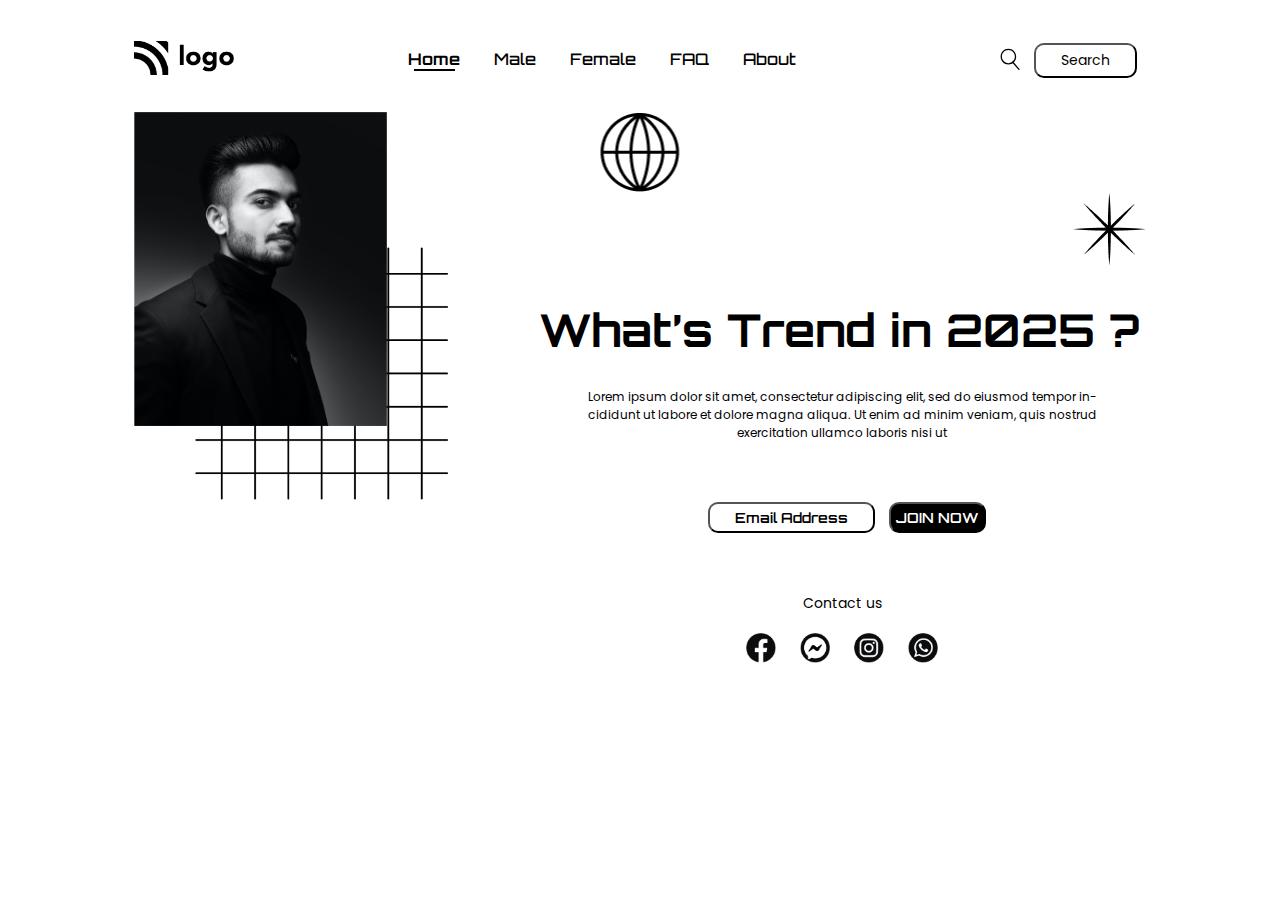
<file: live-class-project-01/index.html>
<!DOCTYPE html>
<html lang="en">
  <head>
    <meta charset="UTF-8" />
    <meta http-equiv="X-UA-Compatible" content="IE=edge" />
    <meta name="viewport" content="width=device-width, initial-scale=1.0" />
    <!-- CSS File -->
    <link rel="stylesheet" href="./style.css" />
    <!-- Font Orbiton -->
    <link rel="preconnect" href="https://fonts.googleapis.com" />
    <link rel="preconnect" href="https://fonts.gstatic.com" crossorigin />
    <link
      href="https://fonts.googleapis.com/css2?family=Orbitron:wght@400;500;600;700;800&display=swap"
      rel="stylesheet"
    />

    <!-- FONT Poppins -->
    <link rel="preconnect" href="https://fonts.googleapis.com" />
    <link rel="preconnect" href="https://fonts.gstatic.com" crossorigin />
    <link
      href="https://fonts.googleapis.com/css2?family=Poppins:wght@200;300;400;500;600;700&display=swap"
      rel="stylesheet"
    />
    <title>Document</title>
  </head>
  <body>
    <div class="container">
      <!-- Navbar Section -->
      <section aria-label="navbar">
        <nav class="navbar-container">
          <div>
            <img src="./assets/Logo.png" alt="brand-logo" />
          </div>
          <div>
            <ul class="list">
              <li class="list-item">Home</li>
              <li class="list-item">Male</li>
              <li class="list-item">Female</li>
              <li class="list-item">FAQ</li>
              <li class="list-item">About</li>
            </ul>
          </div>
          <div class="button-group">
            <div class="search-icon">
              <svg
                width="32"
                height="35"
                viewBox="0 0 32 35"
                fill="none"
                xmlns="http://www.w3.org/2000/svg"
              >
                <path
                  d="M13.42 25.34C6.56004 25.34 0.97998 19.76 0.97998 12.9C0.97998 6.03999 6.56004 0.459991 13.42 0.459991C20.28 0.459991 25.86 6.03999 25.86 12.9C25.87 19.76 20.28 25.34 13.42 25.34ZM13.42 2.44999C7.66004 2.44999 2.97998 7.13999 2.97998 12.89C2.97998 18.64 7.66004 23.33 13.42 23.33C19.18 23.33 23.86 18.64 23.86 12.89C23.86 7.13999 19.18 2.44999 13.42 2.44999Z"
                  fill="black"
                />
                <path
                  d="M30.35 34.4C30.07 34.4 29.7899 34.28 29.5899 34.05L19.75 22.53C19.39 22.11 19.44 21.48 19.86 21.12C20.28 20.76 20.91 20.81 21.27 21.23L31.11 32.75C31.47 33.17 31.42 33.8 31 34.16C30.81 34.32 30.58 34.4 30.35 34.4Z"
                  fill="black"
                />
              </svg>
            </div>
            <div><button class="nav-button">Search</button></div>
          </div>
        </nav>
      </section>
      <!-- Hero Banner Section -->
      <section aria-label="banner">
        <div class="hero-container">
          <!-- --------------- -->
          <!-- Patterns -->
          <!-- ---------------- -->
          <span class="square">
            <img src="./assets/squares.png" alt="square-pattern" />
          </span>
          <!-- Star -->
          <span class="star">
            <img src="./assets/start.png" alt="start-pattern" />
          </span>
          <!-- Globe -->
          <span class="globe">
            <img src="./assets/globe.png" alt="globe-pattern" />
          </span>
          <div>
            <img src="./assets/Image.png" alt="person-hero-iamge" />
          </div>
          <div class="hero-container-right">
            <h1 class="hero-heading">What’s Trend in 2025 ?</h1>
            <p class="hero-description">
              Lorem ipsum dolor sit amet, consectetur adipiscing elit, sed do
              eiusmod tempor in- cididunt ut labore et dolore magna aliqua. Ut
              enim ad minim veniam, quis nostrud exercitation ullamco laboris
              nisi ut
            </p>
            <div>
              <button class="button-email">Email Address</button>
              <button class="button-join">JOIN NOW</button>
            </div>
            <div>
              <h4 class="contact-heading">Contact us</h4>
              <div class="icons">
                <span>
                  <img src="./assets/Group.png" alt="facebook-icon" />
                </span>
                <span>
                  <img src="./assets/Group (1).png" alt="messenger-icon" />
                </span>
                <span>
                  <img src="./assets/Group (2).png" alt="instagram-icon" />
                </span>
                <span>
                  <img src="./assets/Group (3).png" alt="whatsapp-icon" />
                </span>
              </div>
            </div>
          </div>
        </div>
      </section>
    </div>
  </body>
</html>
</file>
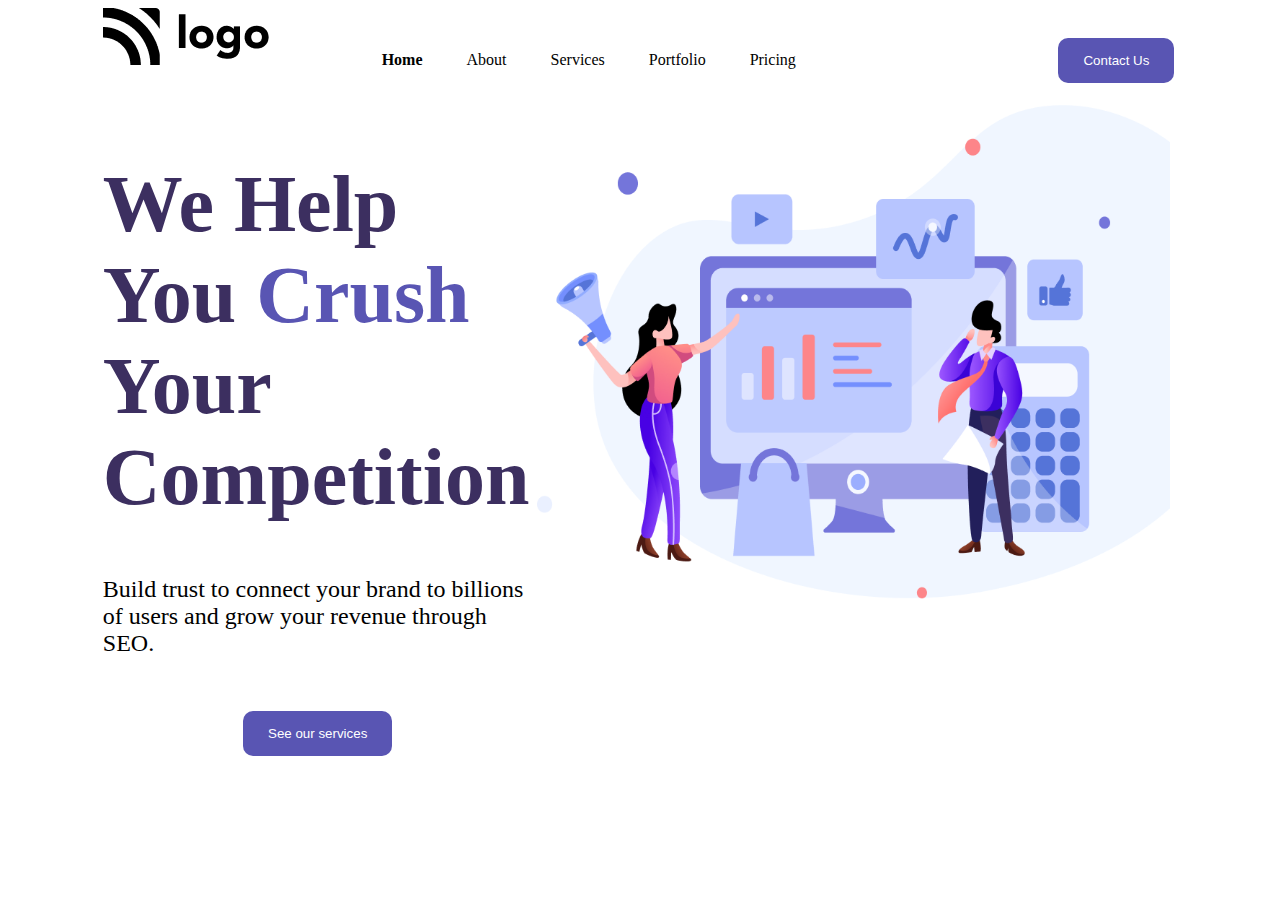
<file: live-class-project-04/index.html>
<!DOCTYPE html>
<html lang="en">
  <head>
    <meta charset="UTF-8" />
    <meta http-equiv="X-UA-Compatible" content="IE=edge" />
    <meta name="viewport" content="width=device-width, initial-scale=1.0" />
    <!-- stylesheet -->
    <link rel="stylesheet" href="style.css" />
    <!-- Font -->
    <link rel="preconnect" href="https://fonts.googleapis.com" />
    <link rel="preconnect" href="https://fonts.gstatic.com" crossorigin />
    <link
      href="https://fonts.googleapis.com/css2?family=Poppins:wght@200;300;400;500;600;700;800&display=swap"
      rel="stylesheet"
    />
    <title>Document</title>
  </head>
  <body>
    <div class="container">
      <section aria-label="navbar">
        <nav class="navbar-container">
          <div>
            <img src="./assets/Logo.png" alt="brand-logo" />
          </div>
          <div class="grow-list">
            <ul class="list">
              <li class="list-item">Home</li>
              <li class="list-item">About</li>
              <li class="list-item">Services</li>
              <li class="list-item">Portfolio</li>
              <li class="list-item">Pricing</li>
            </ul>
          </div>
          <div class="button-group">
            <button class="nav-button">Contact Us</button>
          </div>
        </nav>
      </section>
      <!-- Banner -->
      <section aria-label="banner">
        <div class="banner-container">
          <!-- Left text -->
          <div>
            <h1 class="heading-text">
              We Help You <span>Crush</span> Your Competition
            </h1>
            <p class="description">
              Build trust to connect your brand to billions of users and grow
              your revenue through SEO.
            </p>
            <button class="nav-button btn">See our services</button>
          </div>
          <!-- Right Text -->
          <div>
            <img src="./assets/Header Illustration.png" alt="illustration" />
          </div>
        </div>
      </section>
    </div>
  </body>
</html>
</file>
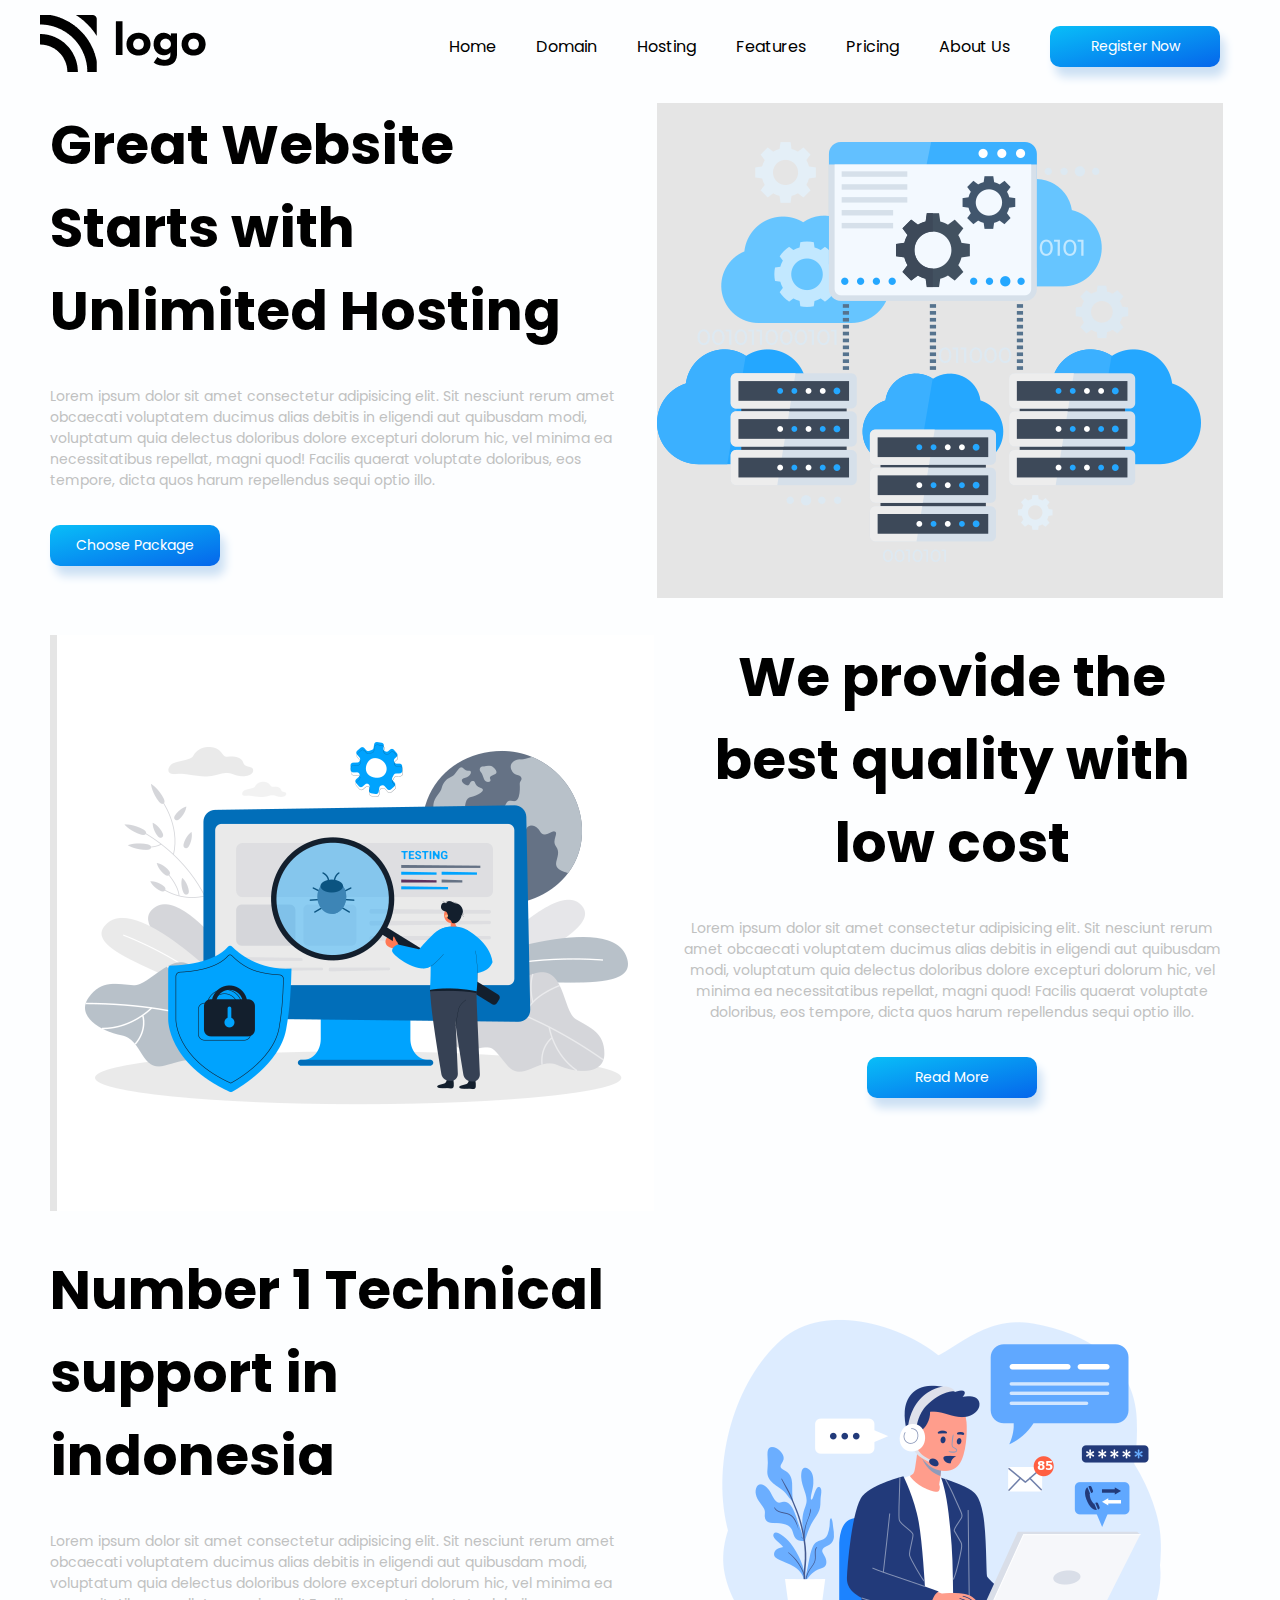
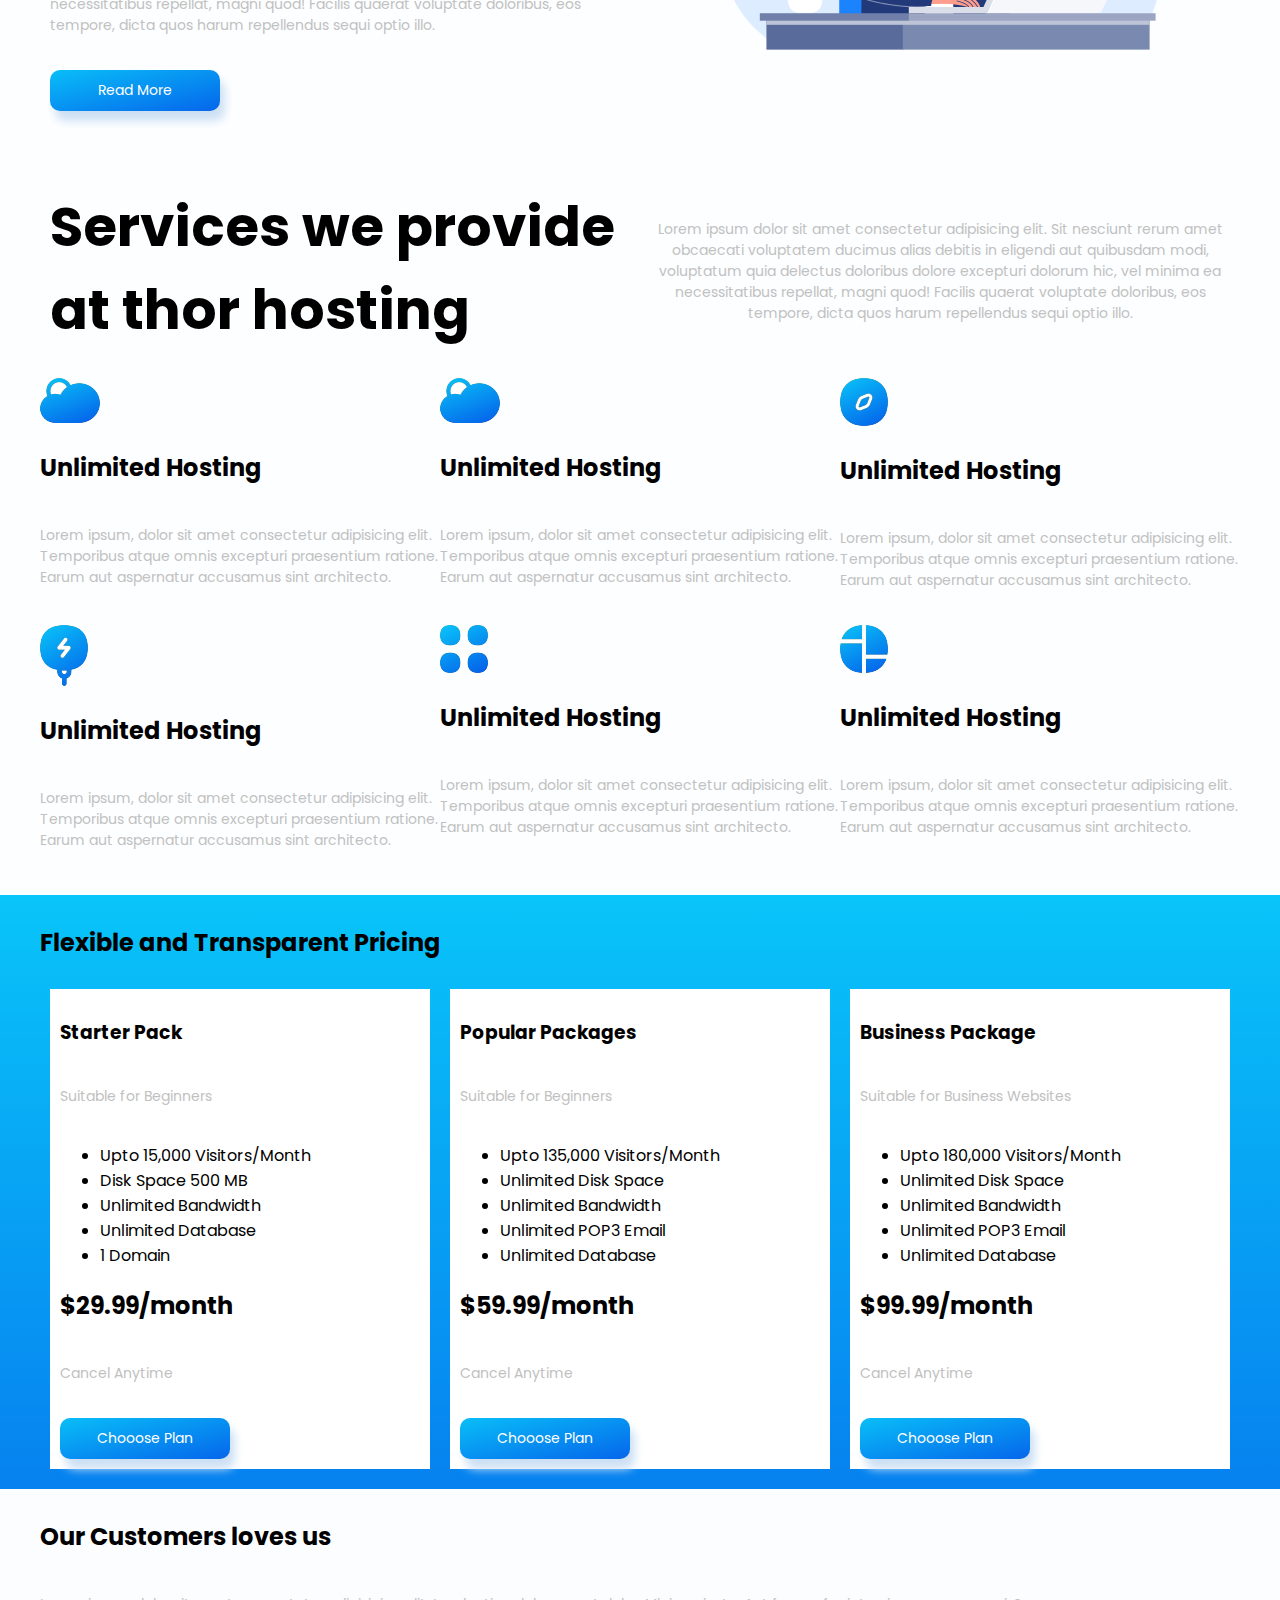
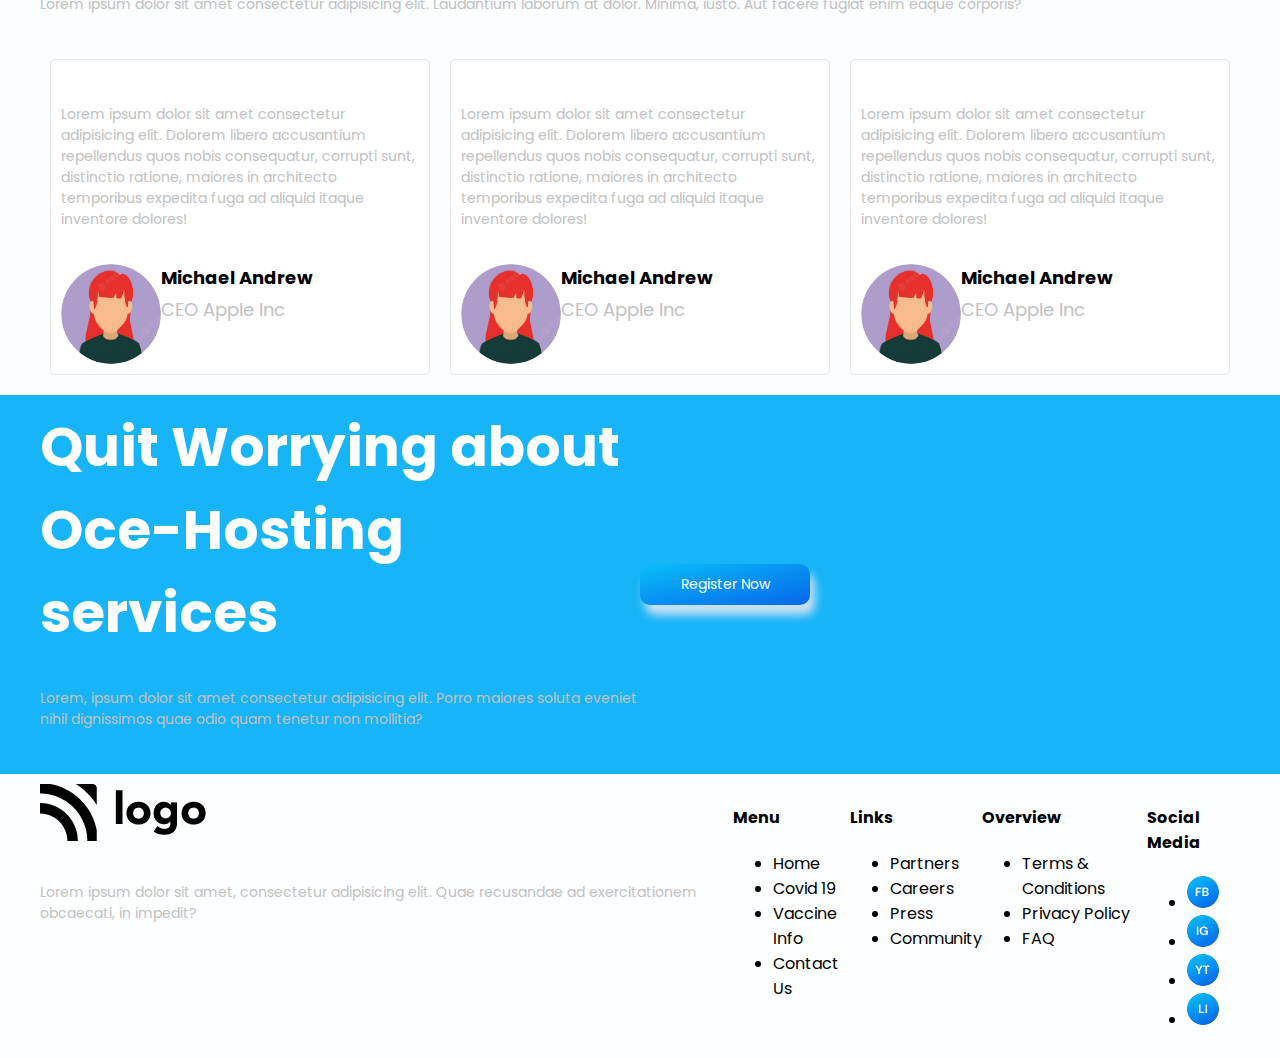
<file: live-class-project-11/index.html>
<!DOCTYPE html>
<html lang="en">

<head>
    <meta charset="UTF-8">
    <meta http-equiv="X-UA-Compatible" content="IE=edge">
    <meta name="viewport" content="width=device-width, initial-scale=1.0">
    <title>Live Class Project 11</title>
    <link rel="stylesheet" href="./css/style.css">
</head>

<body>
    <header>
        <div><img src="./images/Logo.png" alt=""></div>
        <div>
            <ul>
                <li class="active">Home</li>
                <li>Domain</li>
                <li>Hosting</li>
                <li>Features</li>
                <li>Pricing</li>
                <li>About Us</li>
                <li><button>Register Now</button></li>
            </ul>
        </div>
    </header>
    <section class="content-block1">
        <div>
            <h1>Great Website Starts with Unlimited Hosting</h1>
            <p>Lorem ipsum dolor sit amet consectetur adipisicing elit. Sit nesciunt rerum amet obcaecati voluptatem ducimus alias debitis in eligendi aut quibusdam modi, voluptatum quia delectus doloribus dolore excepturi dolorum hic, vel minima ea necessitatibus repellat, magni quod! Facilis quaerat voluptate doloribus, eos tempore, dicta quos harum repellendus sequi optio illo.</p>
            <button>Choose Package</button>
        </div>
        <div>
            <img src="images/img1.png" alt="">
        </div>
    </section>
    <section class="content-block1">
        <div>
            <img src="images/img2.png" alt="">
        </div>
        <div>
            <h1>We provide the best quality with low cost</h1>
            <p>Lorem ipsum dolor sit amet consectetur adipisicing elit. Sit nesciunt rerum amet obcaecati voluptatem ducimus alias debitis in eligendi aut quibusdam modi, voluptatum quia delectus doloribus dolore excepturi dolorum hic, vel minima ea necessitatibus repellat, magni quod! Facilis quaerat voluptate doloribus, eos tempore, dicta quos harum repellendus sequi optio illo.</p>
            <button>Read More</button>
        </div>
    </section>
    <section class="content-block1">
        <div>
            <h1>Number 1 Technical support in indonesia</h1>
            <p>Lorem ipsum dolor sit amet consectetur adipisicing elit. Sit nesciunt rerum amet obcaecati voluptatem ducimus alias debitis in eligendi aut quibusdam modi, voluptatum quia delectus doloribus dolore excepturi dolorum hic, vel minima ea necessitatibus repellat, magni quod! Facilis quaerat voluptate doloribus, eos tempore, dicta quos harum repellendus sequi optio illo.</p>
            <button>Read More</button>
        </div>
        <div>
            <img src="images/technical support illustration-01.png" alt="">
        </div>
    </section>
    <section class="content-block1">
        <div>
            <h1>Services we provide at thor hosting</h1>
        </div>
        <div>
            <p>Lorem ipsum dolor sit amet consectetur adipisicing elit. Sit nesciunt rerum amet obcaecati voluptatem ducimus alias debitis in eligendi aut quibusdam modi, voluptatum quia delectus doloribus dolore excepturi dolorum hic, vel minima ea necessitatibus repellat, magni quod! Facilis quaerat voluptate doloribus, eos tempore, dicta quos harum repellendus sequi optio illo.</p>
        </div>
    </section>
    <section class="content-block2">
        <div>
            <img src="./images/icon1.png" alt="">
            <h2>Unlimited Hosting</h2>
            <p>Lorem ipsum, dolor sit amet consectetur adipisicing elit. Temporibus atque omnis excepturi praesentium ratione. Earum aut aspernatur accusamus sint architecto.</p>
        </div>
        <div>
            <img src="./images/icon2.png" alt="">
            <h2>Unlimited Hosting</h2>
            <p>Lorem ipsum, dolor sit amet consectetur adipisicing elit. Temporibus atque omnis excepturi praesentium ratione. Earum aut aspernatur accusamus sint architecto.</p>
        </div>
        <div>
            <img src="./images/icon3.png" alt="">
            <h2>Unlimited Hosting</h2>
            <p>Lorem ipsum, dolor sit amet consectetur adipisicing elit. Temporibus atque omnis excepturi praesentium ratione. Earum aut aspernatur accusamus sint architecto.</p>
        </div>
        <div>
            <img src="./images/icon4.png" alt="">
            <h2>Unlimited Hosting</h2>
            <p>Lorem ipsum, dolor sit amet consectetur adipisicing elit. Temporibus atque omnis excepturi praesentium ratione. Earum aut aspernatur accusamus sint architecto.</p>
        </div>
        <div>
            <img src="./images/icon5.png" alt="">
            <h2>Unlimited Hosting</h2>
            <p>Lorem ipsum, dolor sit amet consectetur adipisicing elit. Temporibus atque omnis excepturi praesentium ratione. Earum aut aspernatur accusamus sint architecto.</p>
        </div>
        <div>
            <img src="./images/icon6.png" alt="">
            <h2>Unlimited Hosting</h2>
            <p>Lorem ipsum, dolor sit amet consectetur adipisicing elit. Temporibus atque omnis excepturi praesentium ratione. Earum aut aspernatur accusamus sint architecto.</p>
        </div>

    </section>
    <section class="content-block3">
        <h2>Flexible and Transparent Pricing</h2>
        <div class="packages">
            <div>
                <h3>Starter Pack</h3>
                <p>Suitable for Beginners</p>
                <ul>
                    <li>Upto 15,000 Visitors/Month</li>
                    <li>Disk Space 500 MB</li>
                    <li>Unlimited Bandwidth</li>
                    <li>Unlimited Database</li>
                    <li>1 Domain</li>
                </ul>
                <h2>$29.99/month</h2>
                <p>Cancel Anytime</p>
                <button>Chooose Plan</button>
            </div>
            <div>
                <h3>Popular Packages</h3>
                <p>Suitable for Beginners</p>
                <ul>
                    <li>Upto 135,000 Visitors/Month</li>
                    <li>Unlimited Disk Space</li>
                    <li>Unlimited Bandwidth</li>
                    <li>Unlimited POP3 Email</li>
                    <li>Unlimited Database</li>
                </ul>
                <h2>$59.99/month</h2>
                <p>Cancel Anytime</p>
                <button>Chooose Plan</button>
            </div>
            <div>
                <h3>Business Package</h3>
                <p>Suitable for Business Websites</p>
                <ul>
                    <li>Upto 180,000 Visitors/Month</li>
                    <li>Unlimited Disk Space</li>
                    <li>Unlimited Bandwidth</li>
                    <li>Unlimited POP3 Email</li>
                    <li>Unlimited Database</li>
                </ul>
                <h2>$99.99/month</h2>
                <p>Cancel Anytime</p>
                <button>Chooose Plan</button>
            </div>
        </div>
    </section>
    <section class="content-block4">
        <h2>Our Customers loves us</h2>
        <p>Lorem ipsum dolor sit amet consectetur adipisicing elit. Laudantium laborum at dolor. Minima, iusto. Aut facere fugiat enim eaque corporis?</p>
        <div class="content-block4_flex">
            <div class="content-block4_flexdiv">
                <p>Lorem ipsum dolor sit amet consectetur adipisicing elit. Dolorem libero accusantium repellendus quos nobis consequatur, corrupti sunt, distinctio ratione, maiores in architecto temporibus expedita fuga ad aliquid itaque inventore dolores!</p>
                <div class="testimonial_container">
                    <img src="./images/profile1.png" alt="">
                    <h3>Michael Andrew</h3>
                    <p>CEO Apple Inc</p>
                </div>
            </div>
            <div class="content-block4_flexdiv">
                <p>Lorem ipsum dolor sit amet consectetur adipisicing elit. Dolorem libero accusantium repellendus quos nobis consequatur, corrupti sunt, distinctio ratione, maiores in architecto temporibus expedita fuga ad aliquid itaque inventore dolores!</p>
                <div class="testimonial_container">
                    <img src="./images/profile1.png" alt="">
                    <h3>Michael Andrew</h3>
                    <p>CEO Apple Inc</p>
                </div>
            </div>
            <div class="content-block4_flexdiv">
                <p>Lorem ipsum dolor sit amet consectetur adipisicing elit. Dolorem libero accusantium repellendus quos nobis consequatur, corrupti sunt, distinctio ratione, maiores in architecto temporibus expedita fuga ad aliquid itaque inventore dolores!</p>
                <div class="testimonial_container">
                    <img src="./images/profile1.png" alt="">
                    <h3>Michael Andrew</h3>
                    <p>CEO Apple Inc</p>
                </div>
            </div>
        </div>
    </section>
    <section class="content-block5">
        <div>
            <h1>Quit Worrying about Oce-Hosting services</h1>
            <p>Lorem, ipsum dolor sit amet consectetur adipisicing elit. Porro maiores soluta eveniet nihil dignissimos quae odio quam tenetur non mollitia?</p>
        </div>
        <div><button>Register Now</button></div>
    </section>
    <footer>
        <div>
            <img src="images/Logo.png" alt="">
            <p>Lorem ipsum dolor sit amet, consectetur adipisicing elit. Quae recusandae ad exercitationem obcaecati, in impedit?</p>
        </div>
        <div>
            <h4>Menu</h4>
            <ul>
                <li>Home</li>
                <li>Covid 19</li>
                <li>Vaccine Info</li>
                <li>Contact Us</li>
            </ul>
        </div>
        <div>
            <h4>Links</h4>
            <ul>
                <li>Partners</li>
                <li>Careers</li>
                <li>Press</li>
                <li>Community</li>
            </ul>
        </div>
        <div>
            <h4>Overview</h4>
            <ul>
                <li>Terms & Conditions</li>
                <li>Privacy Policy</li>
                <li>FAQ</li>
            </ul>
        </div>
        <div>
            <h4>Social Media</h4>
            <ul>
                <li><img src="./images/si1.png"></li>
                <li><img src="./images/si2.png"></li>
                <li><img src="./images/si3.png"></li>
                <li><img src="./images/si4.png"></li>
            </ul>
        </div>
    </footer>

</body>

</html>
</file>
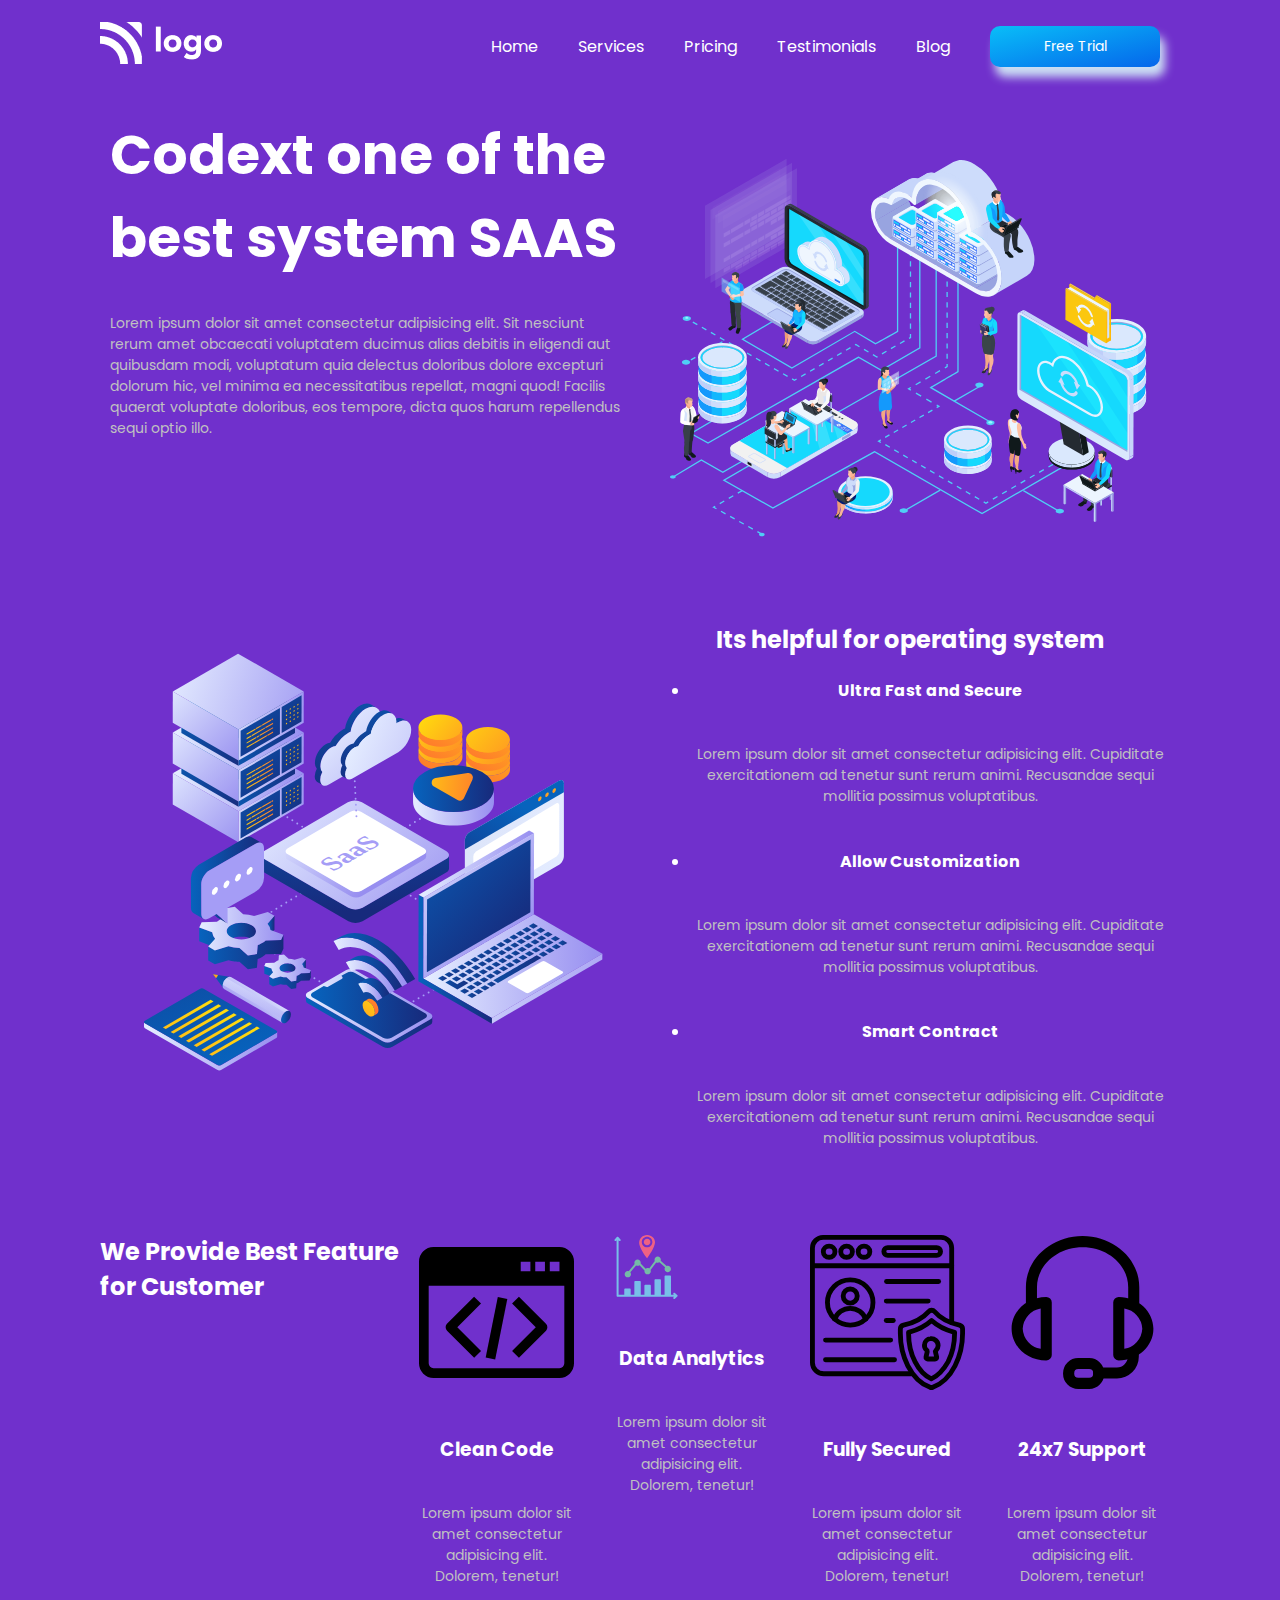
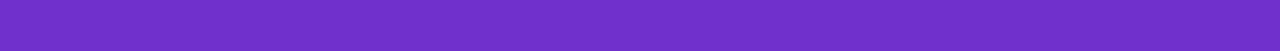
<file: live-class-project-13/index.html>
<!DOCTYPE html>
<html lang="en">

<head>
    <meta charset="UTF-8">
    <meta http-equiv="X-UA-Compatible" content="IE=edge">
    <meta name="viewport" content="width=device-width, initial-scale=1.0">
    <title>Live Class Project 11</title>
    <link rel="stylesheet" href="./css/style.css">
</head>

<body>
    <header>
        <div><img src="./images/Logo.png" alt=""></div>
        <div>
            <ul>
                <li class="active">Home</li>
                <li>Services</li>
                <li>Pricing</li>
                <li>Testimonials</li>
                <li>Blog</li>
                <li><button>Free Trial</button></li>
            </ul>
        </div>
    </header>
    <section class="content-block1">
        <div>
            <h1>Codext one of the best system SAAS</h1>
            <p>Lorem ipsum dolor sit amet consectetur adipisicing elit. Sit nesciunt rerum amet obcaecati voluptatem ducimus alias debitis in eligendi aut quibusdam modi, voluptatum quia delectus doloribus dolore excepturi dolorum hic, vel minima ea necessitatibus repellat, magni quod! Facilis quaerat voluptate doloribus, eos tempore, dicta quos harum repellendus sequi optio illo.</p>
            
        </div>
        <div>
            <img src="images/30495%20[Converted]-01.svg" alt="">
        </div>
        
        
    </section>
    <section class="content-block1">
        <div>
            <img src="images/Saas%20illustration-01.svg" alt="">
        </div>
        <div>
            <h2>Its helpful for operating system</h2>
            <ul>
                <li>
                    <h4>Ultra Fast and Secure</h4>
                    <p>Lorem ipsum dolor sit amet consectetur adipisicing elit. Cupiditate exercitationem ad tenetur sunt rerum animi. Recusandae sequi mollitia possimus voluptatibus.</p>
                </li>
                <li>
                    <h4>Allow Customization</h4>
                    <p>Lorem ipsum dolor sit amet consectetur adipisicing elit. Cupiditate exercitationem ad tenetur sunt rerum animi. Recusandae sequi mollitia possimus voluptatibus.</p>
                </li>
                <li>
                    <h4>Smart Contract</h4>
                    <p>Lorem ipsum dolor sit amet consectetur adipisicing elit. Cupiditate exercitationem ad tenetur sunt rerum animi. Recusandae sequi mollitia possimus voluptatibus.</p>
                </li>
            </ul>
        </div>
        
        
        
    </section>
    <section class="content-block1">
        <h2>We Provide Best Feature <br>for Customer</h2>
        <div>
            <div><img src="./images/web-developing.svg" alt=""></div>
            <div>
                <h3>Clean Code</h3>
                <p>Lorem ipsum dolor sit amet consectetur adipisicing elit. Dolorem, tenetur!</p>
            </div>
        </div>
        <div>
            <div><img src="./images/data-analytics.svg" alt=""></div>
            <div>
                <h3>Data Analytics</h3>
                <p>Lorem ipsum dolor sit amet consectetur adipisicing elit. Dolorem, tenetur!</p>
            </div>
        </div>
        <div>
            <div><img src="./images/secured-profile.svg" alt=""></div>
            <div>
                <h3>Fully Secured</h3>
                <p>Lorem ipsum dolor sit amet consectetur adipisicing elit. Dolorem, tenetur!</p>
            </div>
        </div>
        <div>
            <div><img src="./images/support.svg" alt=""></div>
            <div>
                <h3>24x7 Support</h3>
                <p>Lorem ipsum dolor sit amet consectetur adipisicing elit. Dolorem, tenetur!</p>
            </div>
        </div>
    </section>

</body>

</html>
</file>
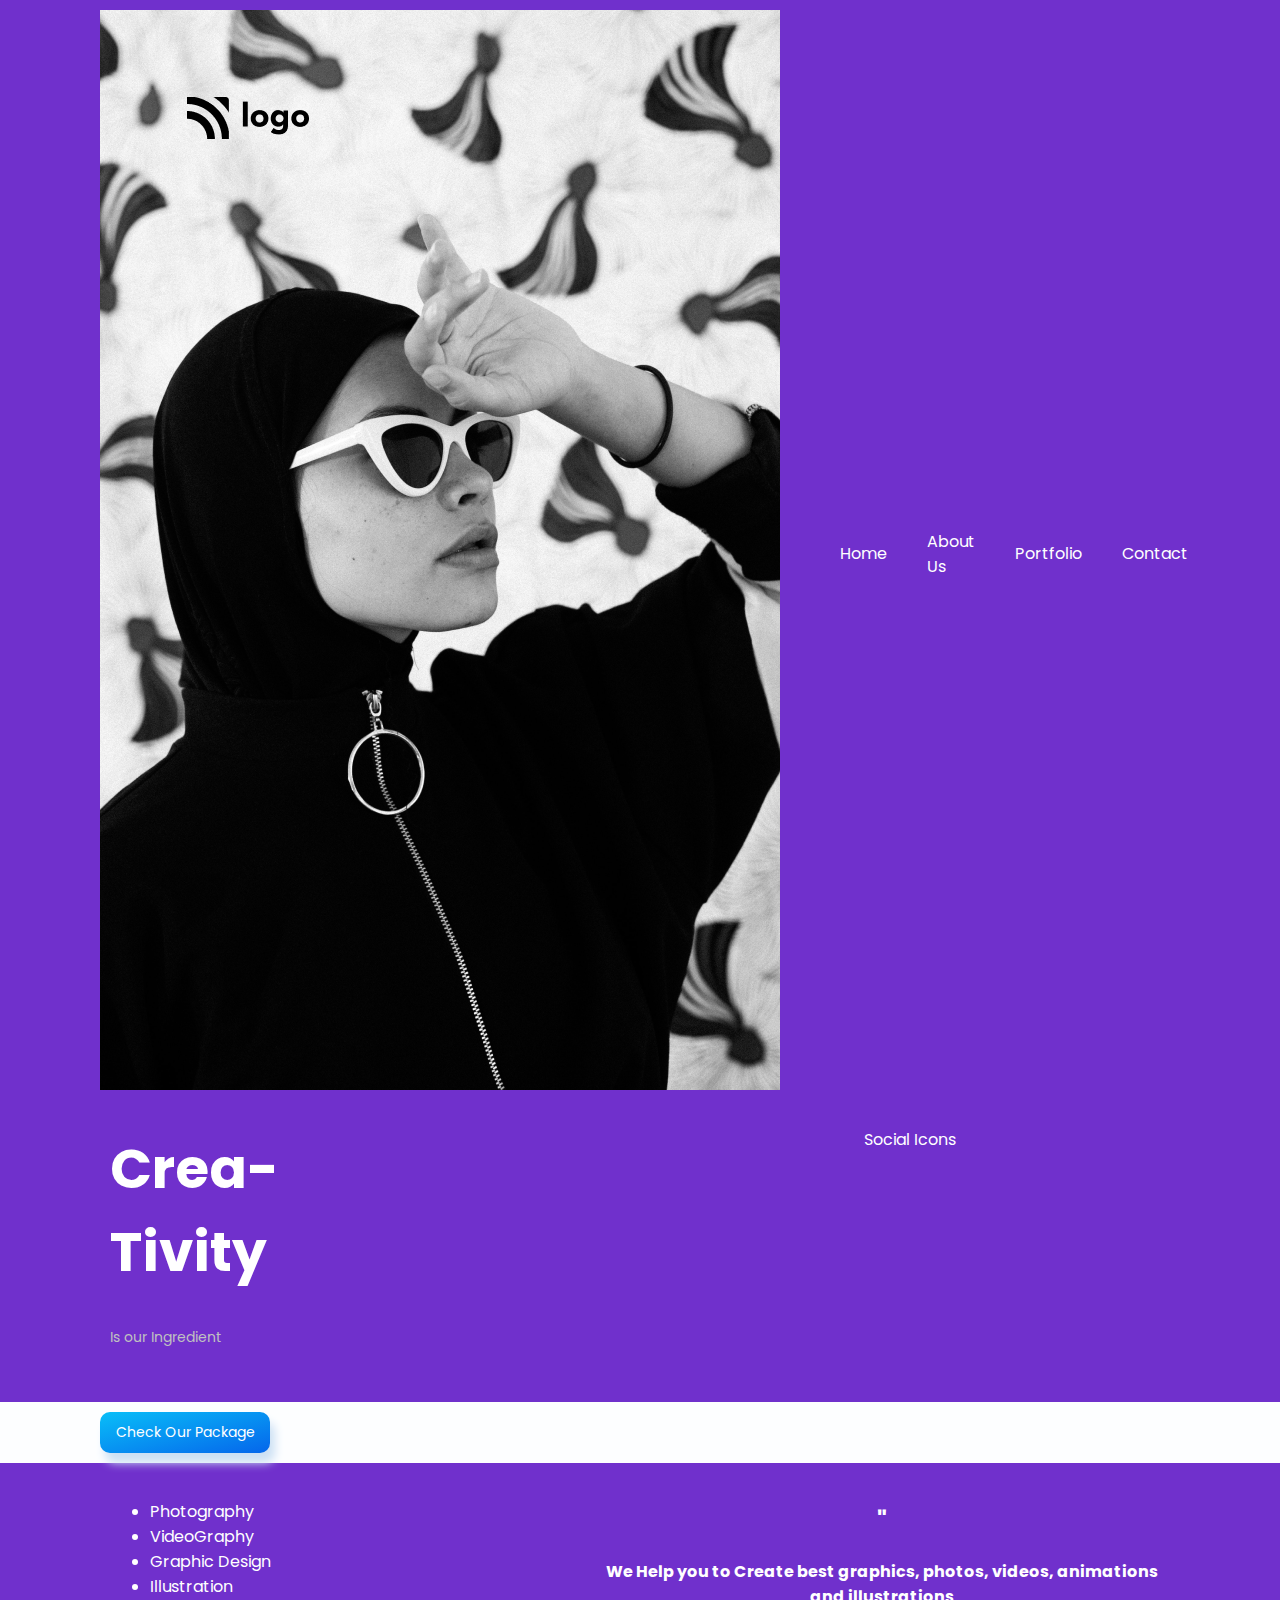
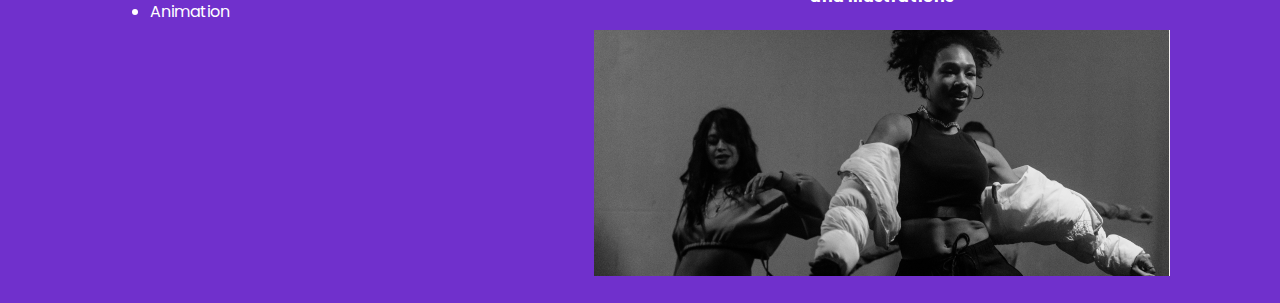
<file: live-class-project-14/index.html>
<!DOCTYPE html>
<html lang="en">

<head>
    <meta charset="UTF-8">
    <meta http-equiv="X-UA-Compatible" content="IE=edge">
    <meta name="viewport" content="width=device-width, initial-scale=1.0">
    <title>Live Class Project 11</title>
    <link rel="stylesheet" href="./css/style.css">
</head>

<body>
    <header>
        <div><img src="./images/leftbanner.png" alt=""></div>
        <div>
            <ul>
                <li class="active">Home</li>
                <li>About Us</li>
                <li>Portfolio</li>
                <li>Contact</li>
            </ul>
        </div>
    </header>
    <section class="content-block1">
        <div>
            <h1>Crea-<br>Tivity</h1>
            <p>Is our Ingredient</p>
            
        </div>
        <div>
            Social Icons
        </div>
    </section>
    <section>
        <div><button>Check Our Package</button></div>
    </section>
    <section class="content-block1">
        <div>
            <ul>
                <li><span></span>Photography</li>
                <li><span></span>VideoGraphy</li>
                <li><span></span>Graphic Design</li>
                <li><span></span>Illustration</li>
                <li><span></span>Animation</li>
            </ul>
        </div>
        <div>
            <h2>&quot;</h2>
            <h4>We Help you to Create best graphics, photos, videos, animations and illustrations</h4>
            <img src="./images/image2.png" alt="">
        </div>
    </section>
</body>

</html>
</file>
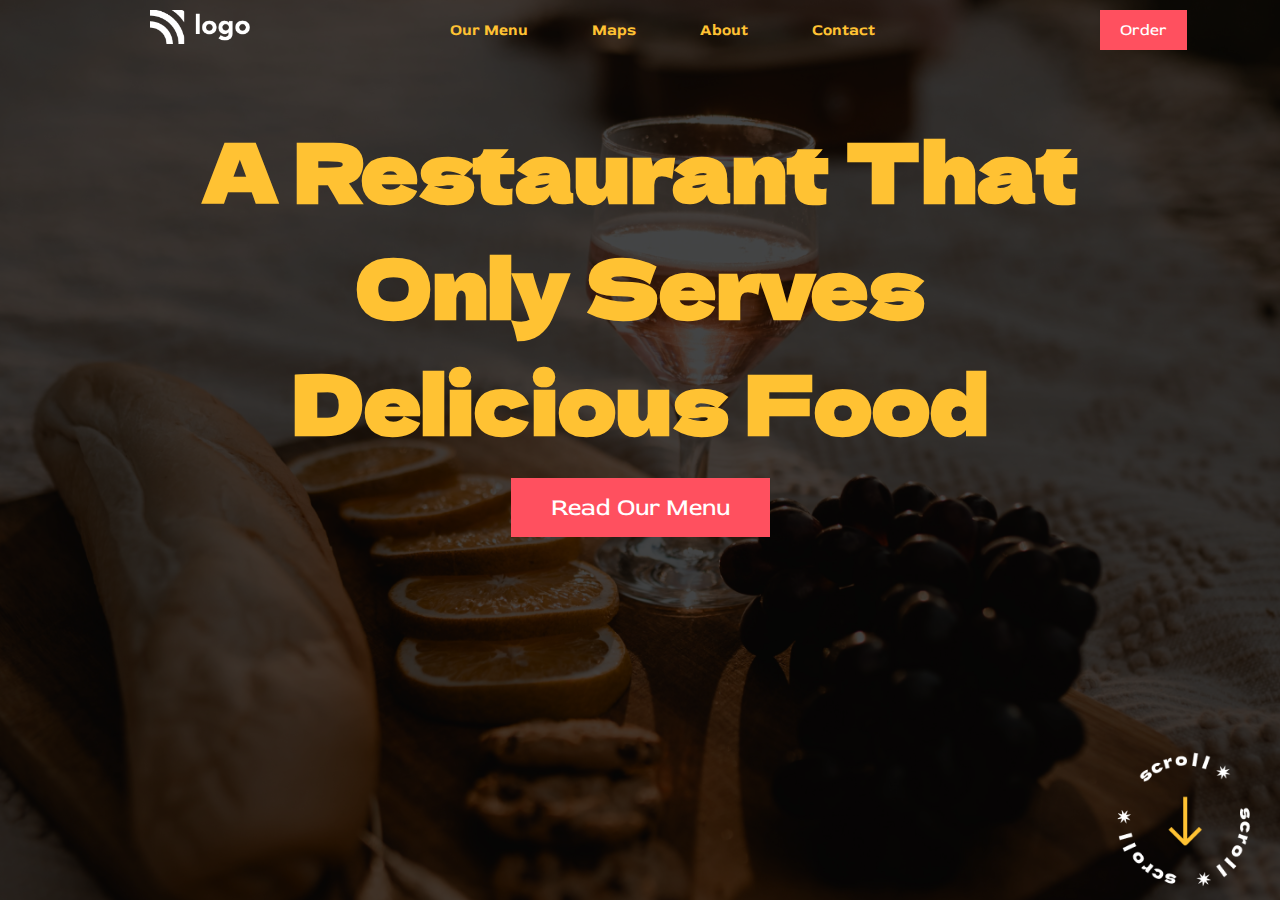
<file: live-class-project-2/index.html>
<!DOCTYPE html>
<html lang="en">
  <head>
    <meta charset="UTF-8" />
    <meta http-equiv="X-UA-Compatible" content="IE=edge" />
    <meta name="viewport" content="width=device-width, initial-scale=1.0" />
    <link rel="stylesheet" href="style.css" />
    <!-- Red Rose Font -->
    <link rel="preconnect" href="https://fonts.googleapis.com" />
    <link rel="preconnect" href="https://fonts.gstatic.com" crossorigin />
    <link
      href="https://fonts.googleapis.com/css2?family=Red+Rose:wght@300;400;500;600;700&display=swap"
      rel="stylesheet"
    />
    <!-- Dela Font -->
    <link rel="preconnect" href="https://fonts.googleapis.com" />
    <link rel="preconnect" href="https://fonts.gstatic.com" crossorigin />
    <link
      href="https://fonts.googleapis.com/css2?family=Dela+Gothic+One&display=swap"
      rel="stylesheet"
    />
    <title>Document</title>
  </head>
  <body>
    <div class="container">
      <section aria-label="navbar">
        <nav class="navbar">
          <div>
            <img src="./assets/white-logo.png" alt="logo" class="logo" />
          </div>
          <div>
            <ul class="list">
              <li class="list-item">Our Menu</li>
              <li class="list-item">Maps</li>
              <li class="list-item">About</li>
              <li class="list-item">Contact</li>
            </ul>
          </div>
          <div>
            <button class="button-small">Order</button>
          </div>
        </nav>
      </section>
      <!-- Hero Section -->
      <section aria-label="hero">
        <div class="hero">
          <h1 class="hero-heading">
            A Restaurant That Only Serves Delicious Food
          </h1>
          <button class="button-large">Read Our Menu</button>
          <div class="bottom">
            <div>
              <img src="./assets/scrool.png" alt="bottom-logo" />
            </div>
          </div>
        </div>
      </section>
    </div>
  </body>
</html>
</file>
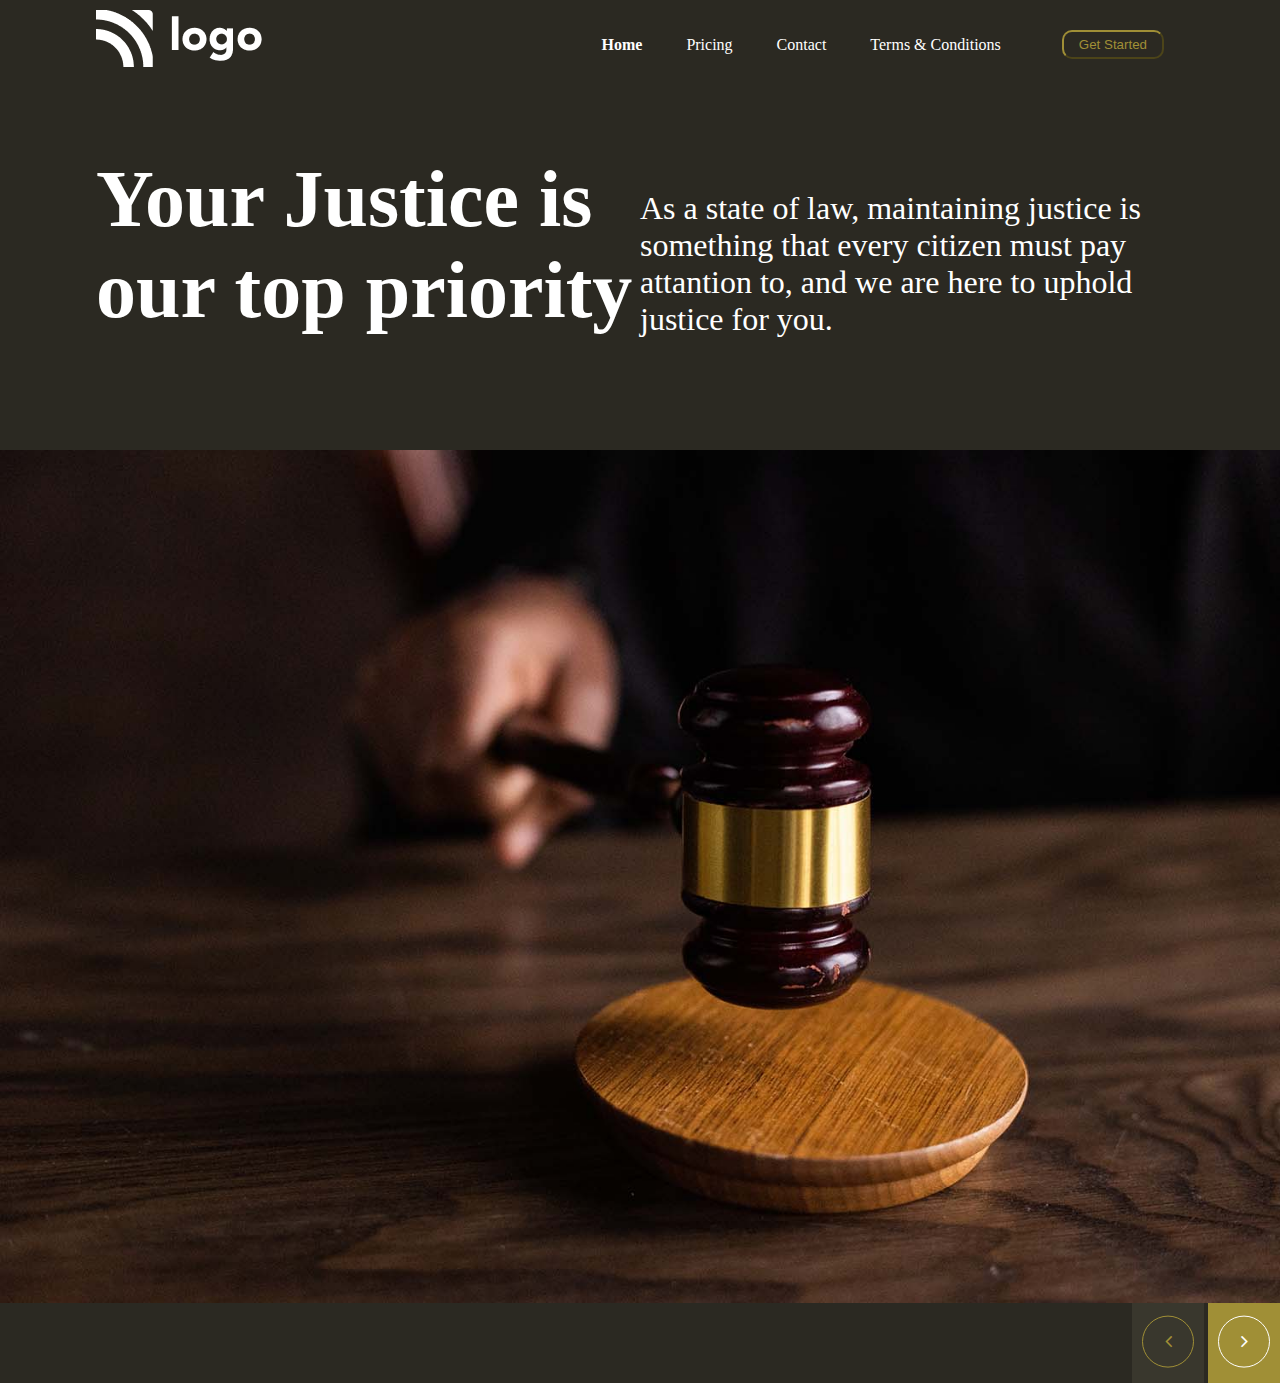
<file: live-class-project-3/index.html>
<!DOCTYPE html>
<html lang="en">
  <head>
    <meta charset="UTF-8" />
    <meta http-equiv="X-UA-Compatible" content="IE=edge" />
    <meta name="viewport" content="width=device-width, initial-scale=1.0" />
    <link rel="stylesheet" href="style.css" />
    <!-- Red Rose Font -->
    <link rel="preconnect" href="https://fonts.googleapis.com" />
    <link rel="preconnect" href="https://fonts.gstatic.com" crossorigin />
    <link
      href="https://fonts.googleapis.com/css2?family=Red+Rose:wght@300;400;500;600;700&display=swap"
      rel="stylesheet"
    />
    <!-- Dela Font -->
    <link rel="preconnect" href="https://fonts.googleapis.com" />
    <link rel="preconnect" href="https://fonts.gstatic.com" crossorigin />
    <link
      href="https://fonts.googleapis.com/css2?family=Dela+Gothic+One&display=swap"
      rel="stylesheet"
    />
    <link href="css/font-awesome.min.css" rel="stylesheet">
    <title>Document</title>
  </head>
  <body>
      <section class="container">
        <nav class="navbar">
          <div>
            <img src="./assets/white-logo.png" alt="logo" class="logo" />
          </div>
          <div>
            <ul class="list">
              <li class="list-item">Home</li>
              <li class="list-item">Pricing</li>
              <li class="list-item">Contact</li>
              <li class="list-item">Terms & Conditions</li>
            </ul>
          </div>
          <div>
            <button class="button-small">Get Started</button>
          </div>
        </nav>
      </section>
      <!-- Hero Section -->
      <section class="container">
        <div class="hero">
          <div>
            <h1>
              Your Justice is our top priority
            </h1>
          </div>
          <div>
            <p>
              As a state of law, maintaining justice is something that every citizen must pay attantion to, and we are here to uphold justice for you.
            </p>
          </div>
      </div>
      </section>
      
      <div class="bottom">
        <div>
          <img src="./assets/pexels-ekaterina-bolovtsova-6077326.jpg" alt="bottom-logo" />
        </div>
      </div>
      <section class="footer">
        <div>
          <div><i class="fa fa-angle-left"></i></div>
        </div>
        <div>
          <div><i class="fa fa-angle-right"></i></div>
        </div>
      </section>
    
  </body>
</html>
</file>
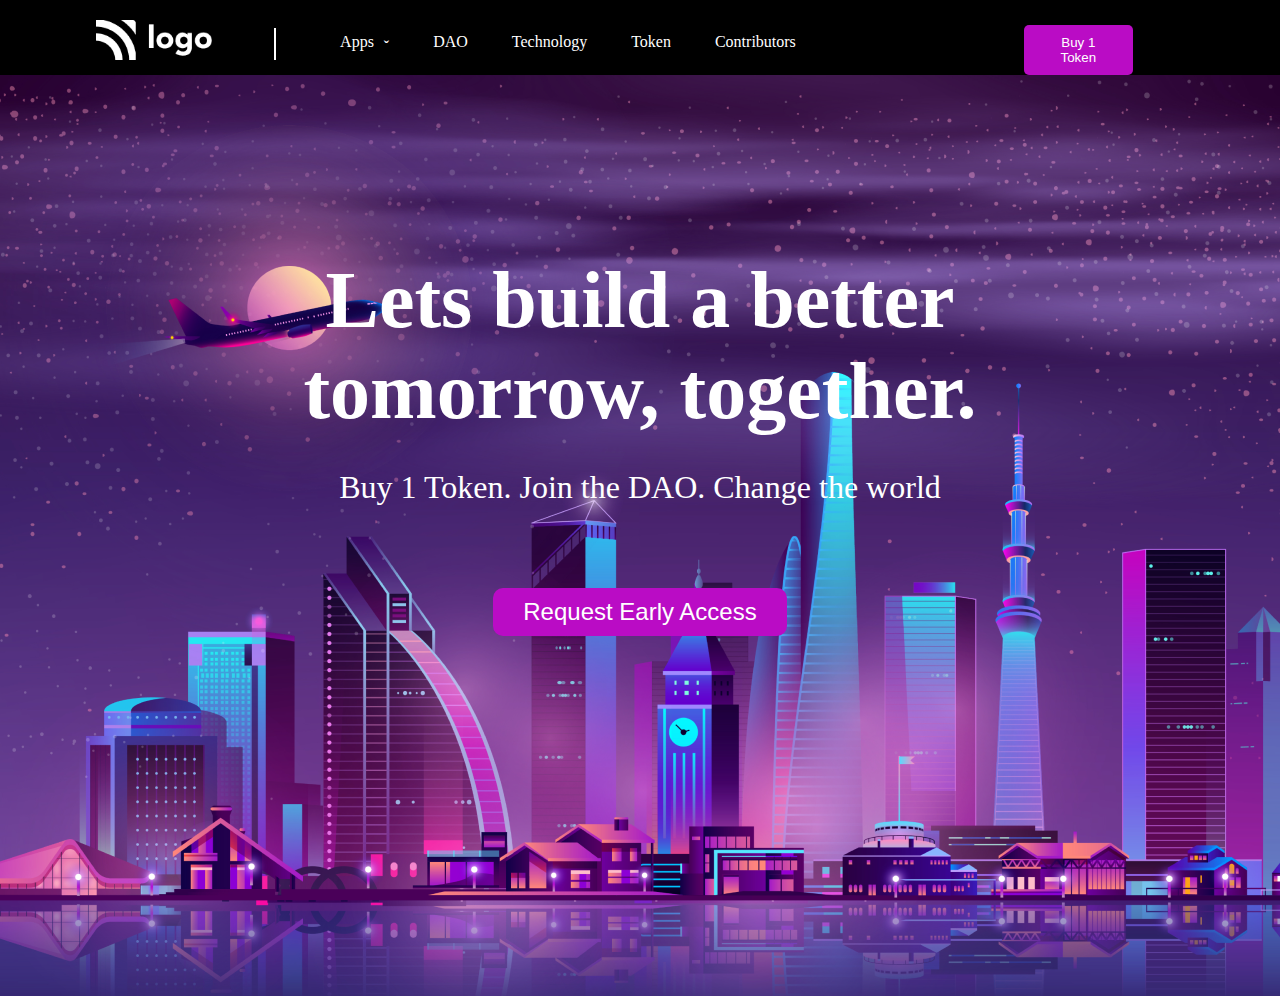
<file: live-class-project-5/index.html>
<!DOCTYPE html>
<html lang="en">
  <head>
    <meta charset="UTF-8" />
    <meta http-equiv="X-UA-Compatible" content="IE=edge" />
    <meta name="viewport" content="width=device-width, initial-scale=1.0" />
    <link rel="stylesheet" href="style.css" />
    <link rel="preconnect" href="https://fonts.googleapis.com" />
    <link rel="preconnect" href="https://fonts.gstatic.com" crossorigin />
    <link
      href="https://fonts.googleapis.com/css2?family=Poppins:wght@200;300;400;500;600;700;800&display=swap"
      rel="stylesheet"
    />
    <link rel="preconnect" href="https://fonts.googleapis.com" />
    <link rel="preconnect" href="https://fonts.gstatic.com" crossorigin />
    <link
      href="https://fonts.googleapis.com/css2?family=Montserrat:wght@600;700;800&display=swap"
      rel="stylesheet"
    />

    <title>Document</title>
  </head>
  <body>
    <div class="container">
      <section aria-label="navbar">
        <nav class="navbar">
          <div>
            <img src="./assets/white-logo.png" alt="logo" class="logo" />
          </div>
          <div class="line"></div>
          <div class="grow-list">
            <ul class="list">
              <li class="list-item">Apps</li>
              <li class="list-item">DAO</li>
              <li class="list-item">Technology</li>
              <li class="list-item">Token</li>
              <li class="list-item">Contributors</li>
            </ul>
          </div>
          <div>
            <button class="button-small">Buy 1 Token</button>
          </div>
        </nav>
      </section>
      <!-- Hero Section -->
      <section aria-label="hero">
        <div class="hero">
          <h1 class="hero-heading">Lets build a better tomorrow, together.</h1>
          <p class="hero-description">
            Buy 1 Token. Join the DAO. Change the world
          </p>
          <button class="button-large">Request Early Access</button>
        </div>
      </section>
    </div>
  </body>
</html>
</file>
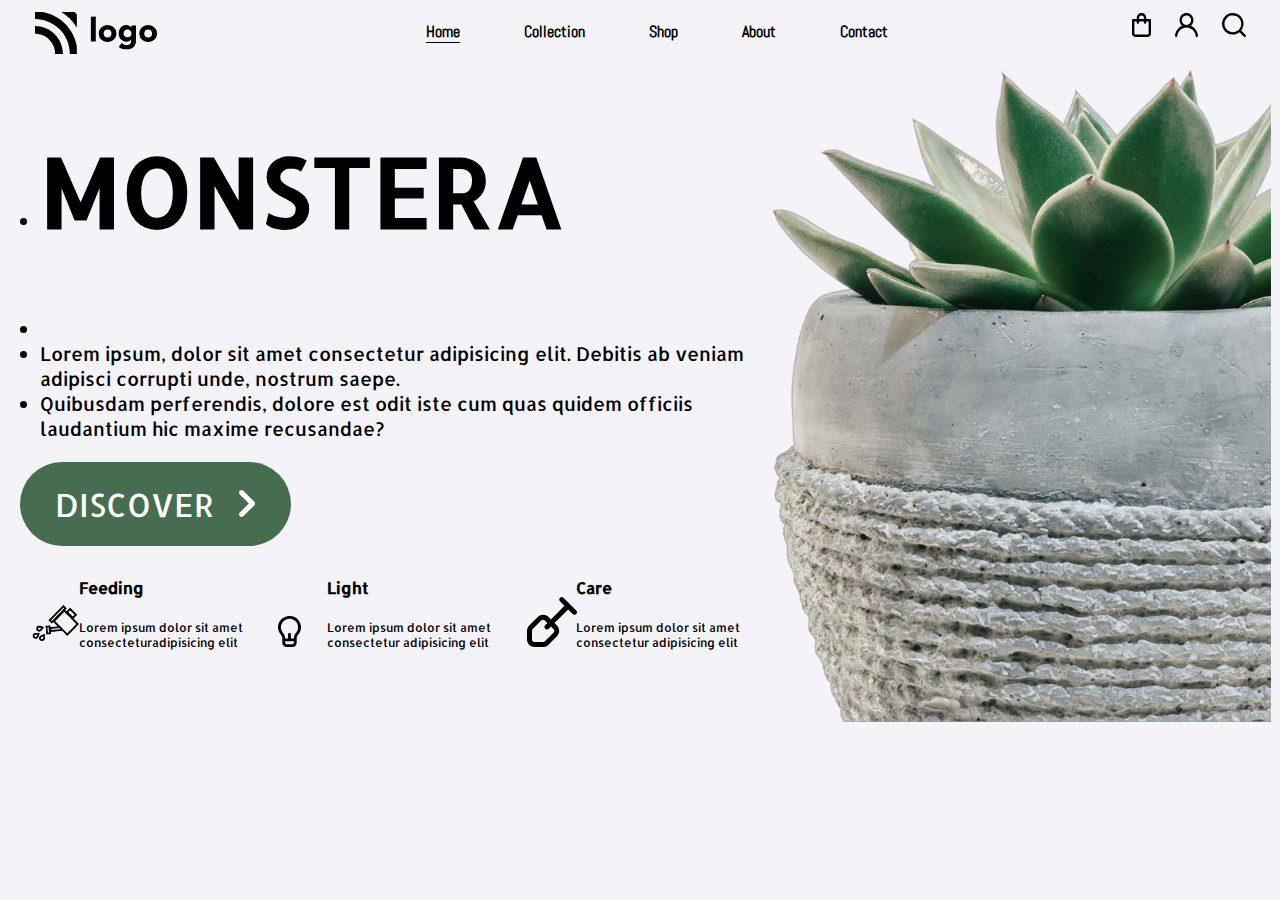
<file: live-class-project-6/index.html>
<!DOCTYPE html>
<html lang="en">
  <head>
    <meta charset="UTF-8" />
    <meta http-equiv="X-UA-Compatible" content="IE=edge" />
    <meta name="viewport" content="width=device-width, initial-scale=1.0" />
    <title>Document</title>
    <link
      href="https://fonts.googleapis.com/css?family=Allerta"
      rel="stylesheet"
    />
    <link
      href="https://fonts.googleapis.com/css?family=Abel"
      rel="stylesheet"
    />
    <style>
      /* Write styles here */
      body{
        margin: 0px; padding: 0px;
        font-family: 'Allerta';
        background-color: #f4f3f8;
      }
      #navbarMonstera div, #midWhole div{
        display: inline-block;
      }
      #navFirst{
        width: 15%;
        text-align: center;
      }
      #navFirst img{
        vertical-align: middle;
        
      }
      #navMid{
        width: 72%;
        text-align: center;
        font-family: 'Abel';
      }
      #navMid div{
        margin: 0px 30px;
      }
      #navMid div:nth-child(1) h4{
        border-bottom: 1px solid black;
      }
      #navEnd div{
        margin: 0px 10px;
      }

      #midWholePart1{
        width: 60%;
        margin: 0px;
      }
      #midWholePart1 + div{
        width: 39%;
        vertical-align: top;
        margin: 0px;
      }
      #midWholePart1 + div img{
        max-width: 100%;
      }
      #midWholePart13{
        padding-left: 20px;
      }
      .midWholePart13Parts{
        display: inline-block;
        width: 30%;
        padding: 5px 10px;
      }
      .midWholePart13Parts div:nth-child(1){
        display: inline-block;
        width: 20%;
      }
      .midWholePart13Parts div:nth-child(2){
        display: inline-block;
        width: 75%;
      }

      li{
        font-size: 1.2em;
      }
      #monstera{
        font-family: 'Allerta';
        font-weight: bold;
        font-size: 5em;
      }
      #midWholePart12{
        padding: 5px 20px;
      }
      h4{
        font-size: 16px;
      }
      .text{
        font-size: 12px;
      }
      #feeding{
        width: 50px;
      }
      #light{
        width: 50%;
      }
      #care{
        width: 50px;
      }
      #midWholePart121{
        background-color: #466d50;
        padding: 0px 35px;
        color: white;
        border-radius: 50px;
      }
      #midWholePart121 div h1{
        font-weight: 400;
      }
      #midWholePart122{
        padding-left: 20px;
      }
    </style>
  </head>
  <body>
    <nav id="navbarMonstera">
      <div id="navFirst">
        <img src="./photos/Logo.svg" />
      </div>

      <div id="navMid">
        <div>
          <h4>Home</h4>
        </div>
        <div><h4>Collection</h4></div>
        <div>
          <h4>Shop</h4>
        </div>
        <div>
          <h4>About</h4>
        </div>
        <div>
          <h4>Contact</h4>
        </div>
      </div>

      <div id="navEnd">
        <div>
          <img src="./photos/cart.svg" />
        </div>
        <div>
          <img src="./photos/user.svg" />
        </div>
        <div>
          <img src="./photos/search.svg" />
        </div>
      </div>
    </nav>

    <div id="midWhole">
      <div id="midWholePart1">
        <div id="midWholePart11">
          <div>
            <ul>
              <li><h1 id="monstera">MONSTERA</h1></li>
              <li></li>
              <li>
                Lorem ipsum, dolor sit amet consectetur adipisicing elit.
                Debitis ab veniam adipisci corrupti unde, nostrum saepe.
              </li>
              <li>
                Quibusdam perferendis, dolore est odit iste cum quas quidem
                officiis laudantium hic maxime recusandae?
              </li>
            </ul>
          </div>
        </div>
        <div id="midWholePart12">
          <div id="midWholePart121">
            <div>
              <h1>DISCOVER</h1>
            </div>
            <div id="midWholePart122">
              <img src="./photos/greaterThan.svg" />
            </div>
          </div>
        </div>
        <div id="midWholePart13">
          <div class="midWholePart13Parts">
            <div>
              <img id="feeding" src="./photos/water plant.png" />
            </div>
            <div>
              <h4>Feeding</h4>
              <p class="text">
                Lorem ipsum dolor sit amet consecteturadipisicing elit
              </p>
            </div>
          </div>
          <div class="midWholePart13Parts">
            <div>
              <img id="light" src="./photos/light.svg" alt="" />
            </div>
            <div>
              <h4>Light</h4>
              <p class="text">
                Lorem ipsum dolor sit amet consectetur adipisicing elit
              </p>
            </div>
          </div>
          <div class="midWholePart13Parts">
            <div>
              <img id="care" src="./photos/plough.svg" />
            </div>
            <div>
              <h4>Care</h4>
              <p class="text">
                Lorem ipsum dolor sit amet consectetur adipisicing elit
              </p>
            </div>
          </div>
        </div>
      </div>
      <div>
        <img id="imgMain" src="./photos/6_folwer_cut.png" />
      </div>
    </div>
  </body>
</html>
</file>
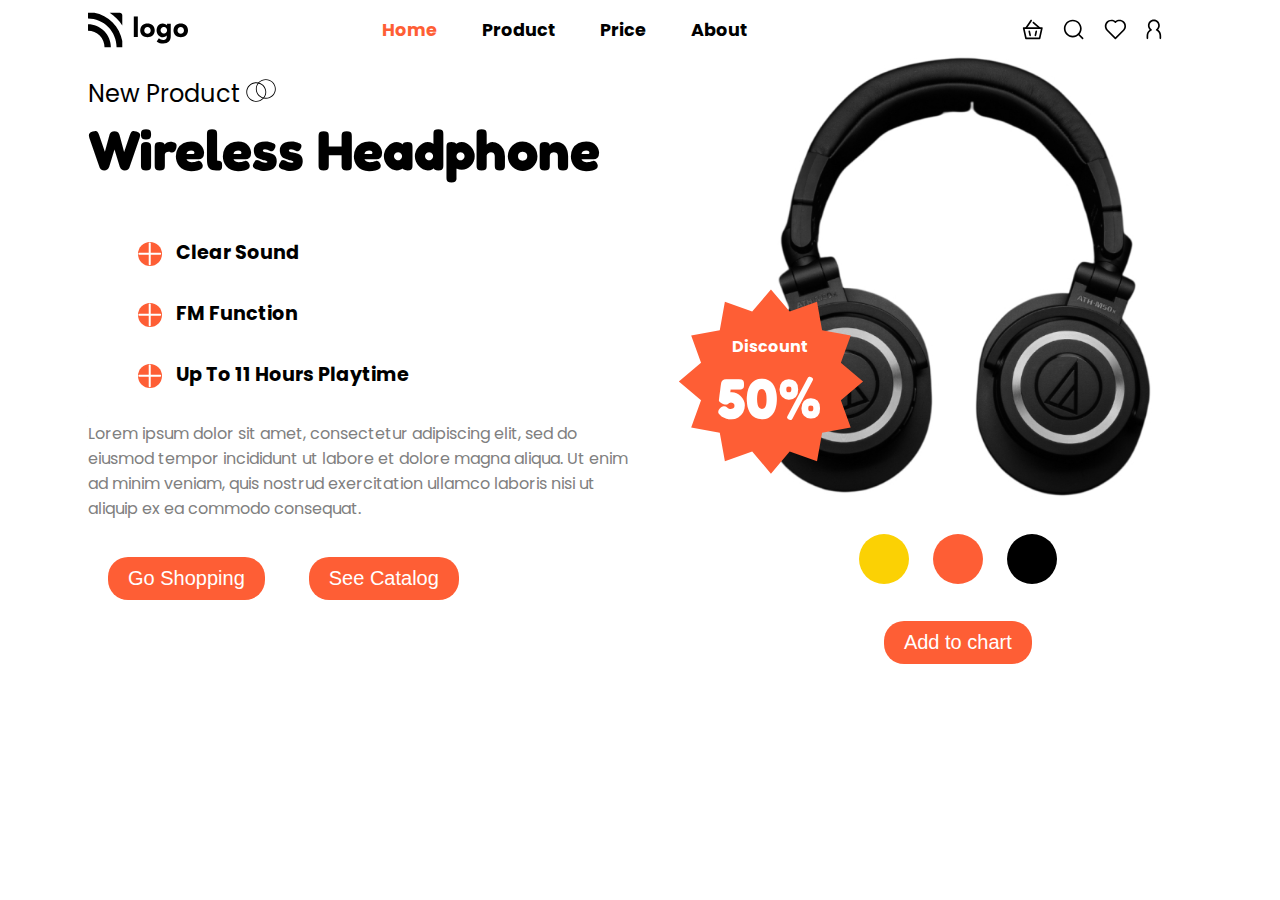
<file: live-class-project-7/index.html>
<!DOCTYPE html>
<html lang="en">
  <head>
    <meta charset="UTF-8" />
    <meta http-equiv="X-UA-Compatible" content="IE=edge" />
    <meta name="viewport" content="width=device-width, initial-scale=1.0" />
    <link rel="stylesheet" href="css/index.css" />
    <link rel="preconnect" href="https://fonts.googleapis.com" />
    <link rel="preconnect" href="https://fonts.gstatic.com" crossorigin />
    <link
      href="https://fonts.googleapis.com/css2?family=Fredoka+One&family=Poppins&display=swap"
      rel="stylesheet"
    />
    <title>Product Home Page</title>
  </head>
  <body>
    <nav>
      <img src="./images/logo.svg" alt="logo" />
      <div class="nav-items">
        <h5 class="nav-item active-item">Home</h5>
        <h5 class="nav-item">Product</h5>
        <h5 class="nav-item">Price</h5>
        <h5 class="nav-item">About</h5>
      </div>
      <img src="./images/actions.svg" alt="actions" />
    </nav>
    <div class="intro-section">
      <div class="left-section">
        <h3>
          New Product
          <img src="./images/circles.svg" alt="circles" />
        </h3>
        <h1>Wireless Headphone</h1>
        <div class="sub-headlines">
          <h5 class="sub-headline">
            <img src="./images/plus.svg" alt="plus" /> Clear Sound
          </h5>
          <h5 class="sub-headline">
            <img src="./images/plus.svg" alt="plus" /> FM Function
          </h5>
          <h5 class="sub-headline">
            <img src="./images/plus.svg" alt="plus" /> Up To 11 Hours Playtime
          </h5>
        </div>
        <p class="text">
          Lorem ipsum dolor sit amet, consectetur adipiscing elit, sed do
          eiusmod tempor incididunt ut labore et dolore magna aliqua. Ut enim ad
          minim veniam, quis nostrud exercitation ullamco laboris nisi ut
          aliquip ex ea commodo consequat.
        </p>
        <div class="action-btns">
          <button class="action-btn">Go Shopping</button>
          <button class="action-btn">See Catalog</button>
        </div>
      </div>
      <div class="right-section">
        <div class="headphone-div">
          <img src="./images/discount.svg" alt="discount" class="discount" />
          <div class="discount-content">
            <h4>Discount</h4>
            <h1>50%</h1>
          </div>
          <img src="./images/headphones.jpg" alt="headphone" />
        </div>
        <div class="dots">
          <div class="dot yellow-dot"></div>
          <div class="dot tomato-dot"></div>
          <div class="dot black-dot"></div>
        </div>
        <button class="action-btn">Add to chart</button>
      </div>
    </div>
  </body>
</html>
</file>
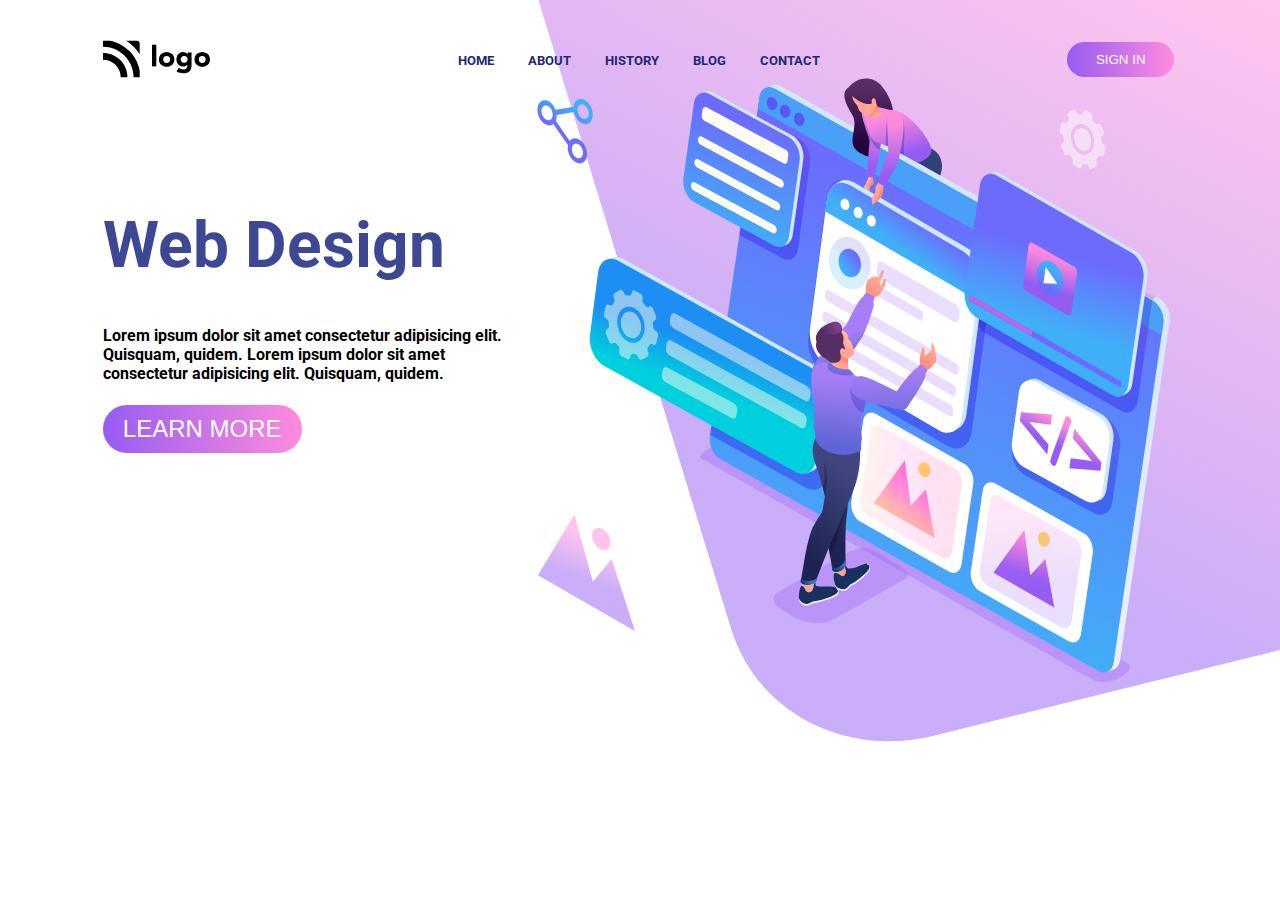
<file: live-class-project-8/index.html>
<!DOCTYPE html>
<html lang="en">
  <head>
    <meta charset="UTF-8" />
    <meta http-equiv="X-UA-Compatible" content="IE=edge" />
    <meta name="viewport" content="width=device-width, initial-scale=1.0" />
    <link rel="stylesheet" href="./css/index.css" />
    <link rel="preconnect" href="https://fonts.googleapis.com" />
    <link rel="preconnect" href="https://fonts.gstatic.com" crossorigin />
    <link
      href="https://fonts.googleapis.com/css2?family=Roboto&display=swap"
      rel="stylesheet"
    />
    <title>Design Landing Page</title>
  </head>
  <body>
    <div class="main-div">
      <nav>
        <img src="./images/logo.svg" alt="logo" />
        <div class="nav-items">
          <h5 class="nav-item">HOME</h5>
          <h5 class="nav-item">ABOUT</h5>
          <h5 class="nav-item">HISTORY</h5>
          <h5 class="nav-item">BLOG</h5>
          <h5 class="nav-item">CONTACT</h5>
        </div>
        <button class="signin-btn">SIGN IN</button>
      </nav>
      <div class="intro-section">
        <div class="left-section">
          <h1>Web Design</h1>
          <h4>
            Lorem ipsum dolor sit amet consectetur adipisicing elit. Quisquam,
            quidem. Lorem ipsum dolor sit amet consectetur adipisicing elit.
            Quisquam, quidem.
          </h4>
          <button class="learn-more-btn">LEARN MORE</button>
        </div>
        <div class="imgs-div">
          <img src="./images/vector.svg" alt="vector-img" class="vector-img" />
          <img
            src="./images/vector-dot.svg"
            alt="vector-dot"
            class="vector-dot"
          />
          <img src="./images/intro-img.svg" alt="intro-img" />
        </div>
      </div>
    </div>
  </body>
</html>
</file>
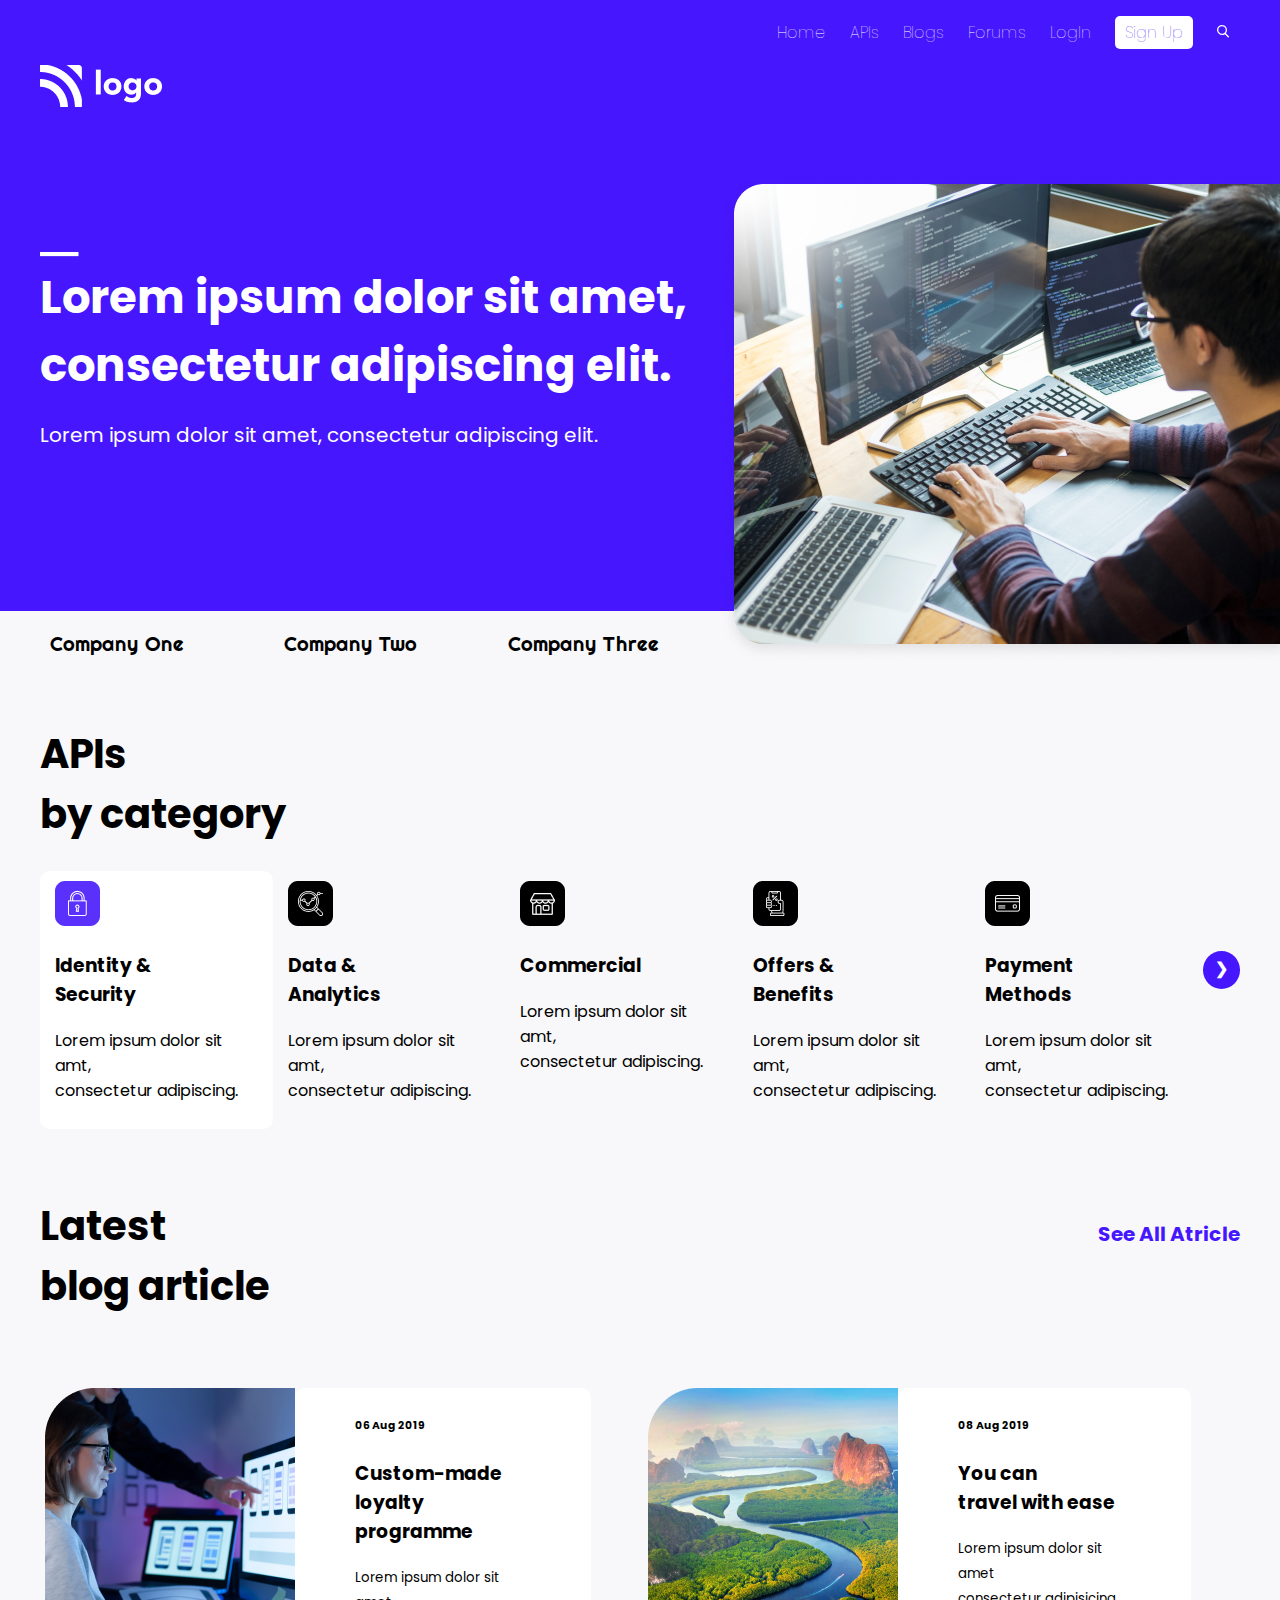
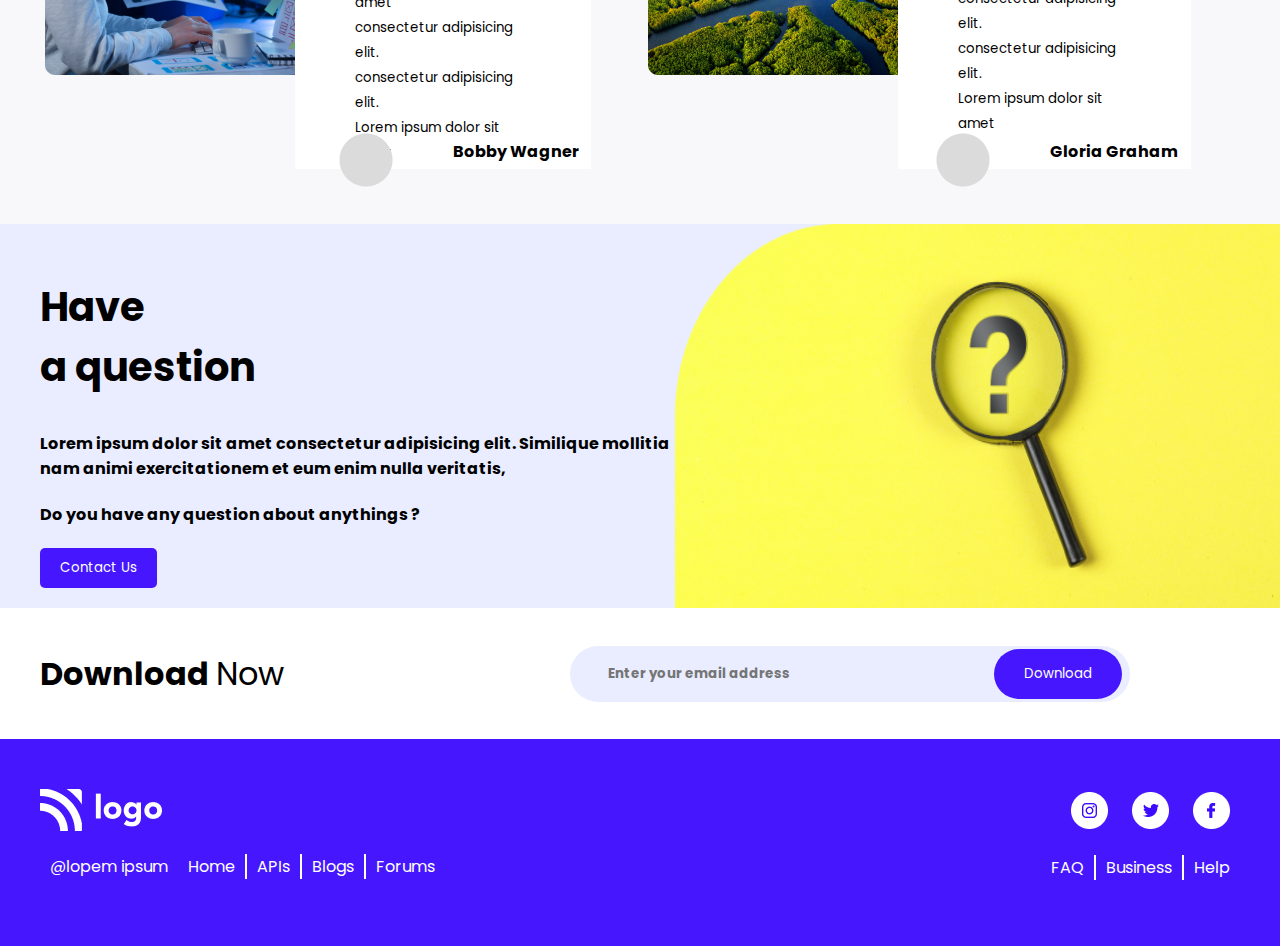
<file: live-class-project-9/index.html>
<!DOCTYPE html>
<html lang="en">
<head>
    <meta charset="UTF-8">
    <meta http-equiv="X-UA-Compatible" content="IE=edge">
    <meta name="viewport" content="width=device-width, initial-scale=1.0">
    <title>Developer Landing Page</title>
    <link rel="stylesheet" href="style.css">
</head>
<body>
    <!-- Header Starts -->
    <header>
        <!-- Navigation Bar Starts -->
        <nav>
            <!-- Navigation items Starts -->
            <a class="nav-item">Home</a>
            <a class="nav-item">APIs</a>
            <a class="nav-item">Blogs</a>
            <a class="nav-item">Forums</a>
            <a class="nav-item">LogIn</a>
            <a class="nav-item-active">Sign Up</a>
            <svg class="nav-item" width="13" height="13" viewBox="0 0 13 13" fill="none" xmlns="http://www.w3.org/2000/svg">
            <path fill-rule="evenodd" clip-rule="evenodd" d="M8.85903 8.24401L11.816 11.321L11.815 11.322C11.991 11.4877 12.0614 11.7369 11.9982 11.9703C11.9349 12.2036 11.7483 12.3831 11.5127 12.4372C11.2771 12.4914 11.0308 12.4113 10.872 12.229L7.89103 9.12901C7.04998 9.72236 6.04531 10.0397 5.01603 10.037C2.66419 10.0372 0.627975 8.40344 0.118589 6.10743C-0.390797 3.81142 0.763438 1.46979 2.89472 0.475412C5.02599 -0.518963 7.56198 0.100953 8.99418 1.96641C10.4264 3.83187 10.3702 6.44192 8.85903 8.24401ZM8.44412 3.59725C7.86941 2.21135 6.51636 1.3082 5.01603 1.30901C2.9693 1.31231 1.31123 2.97128 1.30903 5.01801C1.30903 6.51834 2.21291 7.8709 3.59912 8.44487C4.98532 9.01883 6.58078 8.70114 7.64139 7.63996C8.702 6.57878 9.01883 4.98314 8.44412 3.59725Z" fill="white"/>
            </svg>
        </nav>

        <!-- LOGO -->
        <div >
            <img class="logo" src="./images/Logo.png" >
        </div>

        <!-- Text -->
        <div class="header-text">
            <img src="./images/Rectangle_12.png">
            <h2>
                Lorem ipsum dolor sit amet, <br>consectetur adipiscing elit.
            </h2>
            <p>
                Lorem ipsum dolor sit amet, consectetur adipiscing elit.
            </p>
        </div>

        <!-- Image -->
        <div>
            <img class="header-image" src="./images/IMAGE HERE.png">
        </div>
    </header>
    <!-- Companies -->
    <div class="companies">
        <a href="#" class="company-items">Company One</a>
        <a href="#" class="company-items">Company Two</a>
        <a href="#" class="company-items">Company Three</a>
    </div>

    <!-- API Section -->
    <div class="api">
        <h1 class="api-heading">APIs <br> by category</h1>
    <!-- Cards -->
        <div class="cards">
            <!-- Card 01 -->
            <div class="card-active">
                <img class="card-logo" src="./images/Group 97.png">
                <h3 class="card-head-active">Identity & <br> Security</h3>
                <p class="card-body">Lorem ipsum dolor sit amt, <br> consectetur adipiscing.</p>
            </div>
            <!-- Card 02 -->
            <div class="card">
                <img class="card-logo" src="./images/Group 98.png">
                <h3 class="card-head">Data & <br> Analytics</h3>
                <p class="card-body">Lorem ipsum dolor sit amt, <br> consectetur adipiscing.</p>
            </div>
            <!-- Card 03 -->
            <div class="card">
                <img class="card-logo" src="./images/Group 99.png">
                <h3 class="card-head">Commercial</h3>
                <p class="card-body">Lorem ipsum dolor sit amt, <br> consectetur adipiscing.</p>
            </div>
            <!-- Card 04 -->
            <div class="card">
                <img class="card-logo" src="./images/Group 100.png">
                <h3 class="card-head">Offers & <br> Benefits</h3>
                <p class="card-body">Lorem ipsum dolor sit amt, <br> consectetur adipiscing.</p>
            </div>
            <!-- Card 05 -->
            <div class="card">
                <img class="card-logo" src="./images/Group 101.png">
                <h3 class="card-head">Payment <br> Methods</h3>
                <p class="card-body">Lorem ipsum dolor sit amt, <br> consectetur adipiscing.</p>
            </div>

        </div>        
    </div>

    <!-- Blog section -->
    
    <div class="blog-heading">
            <h1>Latest <br> blog article</h1>
    </div>
        <!-- Blogs -->
    <div class="blog-cards">
            <!-- Blog card 01 -->
        <div class="blog-card">
                <div class="blog-image">
                    <img src="./images/Rectangle.png" alt="" >
                </div>
                <div class="blog-content">
                    <h6 >06 Aug 2019</h6>
                    <h3 >Custom-made <br> loyalty programme</h3>
                    <small>Lorem ipsum dolor sit amet <br>consectetur adipisicing elit. <br> consectetur adipisicing elit. <br>Lorem ipsum dolor sit amet</small>
                </div>
                <div class="blog-bottom">
                    <img class="blog-card-bottom-image" src="./images/IMAGE HERE (2).png" alt="">
                </div>
                <div class="blog-author">
                    <b class="blog-author">Bobby Wagner</b>
                </div>
                
            </div>

            <!-- Blog card 02 -->

            <div class="blog-card">
                <div class="blog-image">
                    <img src="./images/Rectangle Copy.png" alt="" >
                </div>
                <div class="blog-content">
                    <h6 >08 Aug 2019</h6>
                    <h3 >You can <br> travel with ease</h3>
                    <small>Lorem ipsum dolor sit amet <br>consectetur adipisicing elit. <br> consectetur adipisicing elit. <br>Lorem ipsum dolor sit amet</small>
                </div>
                <div class="blog-bottom">
                    <img class="blog-card-bottom-image" src="./images/IMAGE HERE (2).png" alt="">
                </div>
                <div class="blog-author">
                    <b class="blog-author">Gloria Graham</b>
                </div>
                
            </div>
        </div>

        <!-- FAQ SECTION -->
        <div class="faq-section">
            <div class="faq-content">
                <h2>Have <br> a question</h2>
                <h4>Lorem ipsum dolor sit amet consectetur adipisicing elit. Similique mollitia <br>nam animi exercitationem et eum enim nulla veritatis,</h4>
                <h4>Do you have any question about anythings ?</h4>

                <button >Contact Us</button>
            </div>
            <div class="faq-image">
                <img src="./images/Rectangle_38-2 (1).png" alt="">
            </div>
        </div>

        <!-- Download -->
        <div class="download-section">
            <div class="download-content">
                <h1>Download <span> Now</span></h1>
            </div>
            <div class="download-email">
                <form>
                    <input placeholder="Enter your email address"/>
                    <button>Download</button>
                  </form>
            </div>
        </div>

        <!-- Download -->
        <div class="footer-section">
            <div class="footer-left">
                <img class="footer-logo"src="./images/Logo.png" alt="">
                <ul class="list">
                    <li class="list-items">@lopem ipsum</li>
                    <li class="list-items">Home</li>
                    <li class="list-items">APIs</li>
                    <li class="list-items">Blogs</li>
                    <li class="list-items">Forums</li>
                </ul>
            </div>

            <div class="footer-right">
                <div class="footer-right">
                    <img class="footer-logos" src="./images/Group 102.png" alt="">
                    <img class="footer-logos" src="./images/Group 103.png" alt="">
                    <img class="footer-logos" src="./images/Group 104.png" alt="">
                </div>
                <ul class="logos-list">
                    <li class="list-items">FAQ</li>
                    <li class="list-items">Business</li>
                    <li class="list-items">Help</li>
                </ul>
            </div>
            
        </div>
</body>
</html>
</file>
<file: live-class-project-01/style.css>
.container{
    position: relative;
    width: 80%;
    margin: 0px auto;
    font-family: 'Orbitron';
}
.navbar-container{
    margin-top: 30px;
}
.navbar-container  div{
    display: inline-block;
}
.navbar-container  div img{
    position: relative;
    top: 10px;
    width: 100px;
    
}
.list{
    list-style: none;
    margin-left: 100px;
}
.list-item{
    display: inline-block;
    margin-left: 30px;
    font-weight: 500;
}
.list-item:nth-child(1){
    font-weight: 700;
}
.list-item:nth-child(1)::after{
    content: "";
    width: 80%;
    height: 2px;
    background-color: black;
    margin: 0px auto;
    display: block;
}

.button-group{
    margin-left: 200px;
}

.search-icon{
    position: relative;
    top: 12px;
}

.search-icon svg{
    width: 20px;
}

.nav-button{
    background: none;
    padding: 5px 25px;
    font-family: 'Poppins';
    margin-left: 10px;
    font-weight: 400;
    border-radius: 10px;
    font-size: 14px;
}



.hero-container{
    position: relative;
    top: 25px;
}
.hero-container-right{
    position: absolute;
    width: 60%;
    left: 40%;
    top: 160px;
}
.globe{
    position: absolute;
    top: 0px;
    left: 50%;
    transform:translateX(-50%)
}
.star{
    position: absolute;
    top: 80px;
    right: 0px;
}

.square{
    position: absolute;
    width: 50%;
    top: 135px;
    right: 44%;
}
.square>img{
    width: 50%;
}
.globe + div{
    position: absolute;
    width: 50%;
    
}
.globe + div img{
    width: 50%;
    
}


.hero-heading{
    font-size: 45px;
}
.hero-description{
    font-family: 'Poppins';
    font-size: 12px;
    text-align: center;
    width: 85%;
    margin: 10px auto;
}
.hero-description + div, .hero-description + div + div{
    text-align: center;
    margin-top: 60px;
}
.button-email{
    font-family: 'Orbitron';
    background: none;
    padding: 5px 25px;
    margin-left: 10px;
    font-weight: 600;
    border-radius: 10px;
    font-size: 14px;
}

.button-join{
    font-family: 'Orbitron';
    background: none;
    padding: 5px;
    margin-left: 10px;
    font-weight: 600;
    border-radius: 10px;
    font-size: 14px;
    color: white;
    background: black;
}

.contact-heading{
    font-family: 'Poppins';
    font-size: 14px;
    font-weight: 400;
}

.icons span{
    margin: 0px 10px;
}
.icons span img{
    width: 30px;
}
</file>
<file: live-class-project-04/style.css>
.container{
    width: 85%;
    margin: 0px auto;
}

.navbar-container div{
    display: inline-block;
}
.navbar-container div:nth-child(1){
    width: 20%;
}
.navbar-container div:nth-child(2){
    width: 55%;
}
.navbar-container div:nth-child(3){
    width: 24%;
    text-align: right;
}

.list li{
    list-style: none;
    display: inline-block;
    margin: 20px;
}
.list li:nth-child(1){
    font-weight: bold;
}
.banner-container div:nth-child(1){
    display: inline-block;
    width: 40%;
    vertical-align: top;
    text-align: center;
}
.banner-container div:nth-child(2){
    display: inline-block;
    width: 59%;
    vertical-align: top;
}

.banner-container div img{
    max-width: 100%;
}

.heading-text{
    font-size: 5em;
    color: #3c2f60;
    text-align: left;
}

.heading-text span{
    color: #5955b3;
}

.description{
    font-size: 1.5em;
    text-align: left;
}

.nav-button{
    margin-top: 30px;
    padding: 15px 25px;
    background-color: #5955b3;
    color: white;
    border: none;
    border-radius: 10px;

}
</file>
<file: live-class-project-11/css/style.css>
@import url("https://fonts.googleapis.com/css2?family=Poppins&display=swap");

* {
  font-family: "Poppins", sans-serif;
}
body{
    background-color: #fdfeff;
    padding: 0;
    margin: 0;
}
header,.content-block1, .content-block2{
    margin: 10px 40px;
}
.content-block3, .content-block4, .content-block5, footer{
    margin: 0;
    padding: 10px 40px;
}

h1{
    font-size: 55px;
    padding: 0;
    margin: 0;
}
p{
    font-size: 14px;
    color: #c0c1c1;
    padding-top: 20px;
    padding-bottom: 20px;
}
button{
    background-image: linear-gradient(to bottom right, #09bef8, #0566eb);
    width: 170px;
    padding: 10px;
    color: white;
    font-size: 14px;
    border: none;
    border-radius: 10px;
    box-shadow: 5px 10px 10px #cce0f4;
}
header{
    display: flex;
    justify-content: space-between;
    align-items: center;
}
header ul{
    display: flex;
    justify-content: space-between;
    align-items: center;
    list-style: none;
    
}
header ul li{
    margin: 0px 20px;
}
header ul li .active{
    font-weight: bold;
}


.content-block1{
    display: flex;
}
.content-block1 div{
    flex: 1;
    box-sizing: border-box;
    padding: 10px;
}
.content-block1 div:nth-child(2){
    text-align: center;
}


.content-block2{
    display: flex;
    justify-content: space-between;
    flex-wrap:wrap;
}
.content-block2 div{
    box-sizing: border-box;
    width: 33.33%;
}

.content-block3{
    background-image: linear-gradient(to bottom, #09c5f9, #0681ef);
}
.packages{
    display: flex;
    justify-content: space-between;
}
.packages div{
    flex-flow: 1;
    width: 33.33%;
    box-sizing: border-box;
    background-color: white;
    padding: 10px;
    margin: 10px;
}

.content-block4{
    background-color: #fcfdfe;
}
.content-block4_flex{
    display: flex;
    flex-wrap: wrap;
    justify-content: space-between;
}
.content-block4_flexdiv{
    flex: 1;
    width: 50%;
    box-sizing: border-box;
    padding: 10px;
    margin: 10px;
    background-color: white;
    border: 1px solid #e6e6e6;
    border-radius: 5px;

}


.testimonial_container img{
    width: 100px;
    border-radius: 50%;
    float: left;
}
.testimonial_container h3, .testimonial_container p{
    font-size: 18px;
    padding: 0px;
    margin: 5px 10px;
}
.testimonial_container::after{
    content: "";
    clear: both;
}

.content-block5{
    display: flex;
    justify-content: space-between;
    align-items: center;
    color: white;
    background-color: #17b4f7;
}

.content-block5 div{
    flex: 1;
    width: 50%;
    box-sizing: border-box;
    
    
}

footer{
    background-color: #fdfeff;
    display: flex;
}
.footer div{
    flex: 1;
    box-sizing: border-box;
    max-width: 20%;
    padding: 10px;
}
</file>
<file: live-class-project-13/css/style.css>
@import url("https://fonts.googleapis.com/css2?family=Poppins&display=swap");

* {
  font-family: "Poppins", sans-serif;
}
body{
    background-color: #fdfeff;
    padding: 0;
    margin: 0;
}
header, section, footer{
    margin: 0;
    padding: 10px 100px;
}
header, .content-block1{
    background-color: #7030cc;
    color: white;
}

h1{
    font-size: 55px;
    padding: 0;
    margin: 0;
}
p{
    font-size: 14px;
    color: #c0c1c1;
    padding-top: 20px;
    padding-bottom: 20px;
}
button{
    background-image: linear-gradient(to bottom right, #09bef8, #0566eb);
    width: 170px;
    padding: 10px;
    color: white;
    font-size: 14px;
    border: none;
    border-radius: 10px;
    box-shadow: 5px 10px 10px #cce0f4;
}
header{
    display: flex;
    justify-content: space-between;
    align-items: center;
}
header ul{
    display: flex;
    justify-content: space-between;
    align-items: center;
    list-style: none;
    
}
header ul li{
    margin: 0px 20px;
}
header ul li .active{
    font-weight: bold;
}


.content-block1{
    display: flex;
}
.content-block1 div{
    flex: 1;
    box-sizing: border-box;
    padding: 10px;
}
.content-block1 div:nth-child(2){
    text-align: center;
}


.content-block2{
    display: flex;
    justify-content: space-between;
    flex-wrap:wrap;
}
.content-block2 div{
    box-sizing: border-box;
    width: 33.33%;
}

.content-block3{
    background-image: linear-gradient(to bottom, #09c5f9, #0681ef);
}
.packages{
    display: flex;
    justify-content: space-between;
}
.packages div{
    flex-flow: 1;
    width: 33.33%;
    box-sizing: border-box;
    background-color: white;
    padding: 10px;
    margin: 10px;
}

.content-block4{
    background-color: #fcfdfe;
}
.content-block4_flex{
    display: flex;
    flex-wrap: wrap;
    justify-content: space-between;
}
.content-block4_flexdiv{
    flex: 1;
    width: 50%;
    box-sizing: border-box;
    padding: 10px;
    margin: 10px;
    background-color: white;
    border: 1px solid #e6e6e6;
    border-radius: 5px;

}


.testimonial_container img{
    width: 100px;
    border-radius: 50%;
    float: left;
}
.testimonial_container h3, .testimonial_container p{
    font-size: 18px;
    padding: 0px;
    margin: 5px 10px;
}
.testimonial_container::after{
    content: "";
    clear: both;
}

.content-block5{
    display: flex;
    justify-content: space-between;
    align-items: center;
    color: white;
    background-color: #17b4f7;
}

.content-block5 div{
    flex: 1;
    width: 50%;
    box-sizing: border-box;
    
    
}

footer{
    background-color: #fdfeff;
    display: flex;
}
.footer div{
    flex: 1;
    box-sizing: border-box;
    max-width: 20%;
    padding: 10px;
}
</file>
<file: live-class-project-14/css/style.css>
@import url("https://fonts.googleapis.com/css2?family=Poppins&display=swap");

* {
  font-family: "Poppins", sans-serif;
}
body{
    background-color: #fdfeff;
    padding: 0;
    margin: 0;
}
header, section, footer{
    margin: 0;
    padding: 10px 100px;
}
header, .content-block1{
    background-color: #7030cc;
    color: white;
}

h1{
    font-size: 55px;
    padding: 0;
    margin: 0;
}
p{
    font-size: 14px;
    color: #c0c1c1;
    padding-top: 20px;
    padding-bottom: 20px;
}
button{
    background-image: linear-gradient(to bottom right, #09bef8, #0566eb);
    width: 170px;
    padding: 10px;
    color: white;
    font-size: 14px;
    border: none;
    border-radius: 10px;
    box-shadow: 5px 10px 10px #cce0f4;
}
header{
    display: flex;
    justify-content: space-between;
    align-items: center;
}
header ul{
    display: flex;
    justify-content: space-between;
    align-items: center;
    list-style: none;
    
}
header ul li{
    margin: 0px 20px;
}
header ul li .active{
    font-weight: bold;
}


.content-block1{
    display: flex;
}
.content-block1 div{
    flex: 1;
    box-sizing: border-box;
    padding: 10px;
}
.content-block1 div:nth-child(2){
    text-align: center;
}


.content-block2{
    display: flex;
    justify-content: space-between;
    flex-wrap:wrap;
}
.content-block2 div{
    box-sizing: border-box;
    width: 33.33%;
}

.content-block3{
    background-image: linear-gradient(to bottom, #09c5f9, #0681ef);
}
.packages{
    display: flex;
    justify-content: space-between;
}
.packages div{
    flex-flow: 1;
    width: 33.33%;
    box-sizing: border-box;
    background-color: white;
    padding: 10px;
    margin: 10px;
}

.content-block4{
    background-color: #fcfdfe;
}
.content-block4_flex{
    display: flex;
    flex-wrap: wrap;
    justify-content: space-between;
}
.content-block4_flexdiv{
    flex: 1;
    width: 50%;
    box-sizing: border-box;
    padding: 10px;
    margin: 10px;
    background-color: white;
    border: 1px solid #e6e6e6;
    border-radius: 5px;

}


.testimonial_container img{
    width: 100px;
    border-radius: 50%;
    float: left;
}
.testimonial_container h3, .testimonial_container p{
    font-size: 18px;
    padding: 0px;
    margin: 5px 10px;
}
.testimonial_container::after{
    content: "";
    clear: both;
}

.content-block5{
    display: flex;
    justify-content: space-between;
    align-items: center;
    color: white;
    background-color: #17b4f7;
}

.content-block5 div{
    flex: 1;
    width: 50%;
    box-sizing: border-box;
    
    
}

footer{
    background-color: #fdfeff;
    display: flex;
}
.footer div{
    flex: 1;
    box-sizing: border-box;
    max-width: 20%;
    padding: 10px;
}
</file>
<file: live-class-project-2/style.css>
* {
  margin: 0;
  padding: 0;
  box-sizing: border-box;
  font-family: "Red Rose", cursive;
}
body{
  background: linear-gradient(
    rgba(0, 0, 0, 0.7), 
    rgba(0, 0, 0, 0.7)
  ),url("assets/pexels-maxyne-barcel-10402282 1.png");
  background-size: cover;
  
}
.container{
  width: 1000px;
  margin: 0px auto;
  padding: 10px;
}

/* ------------------------------ */
/* ---------- NAVBAR ------------ */
/* ------------------------------ */
.navbar{
  position: relative;
}
.navbar div:nth-child(1){
  position: absolute;
  width: 250px;
  left: 0px;
}
.navbar div:nth-child(2){
  position: absolute;
  width: 500px;
  left: 250px;
}
.navbar div:nth-child(3){
  position: absolute;
  width: 200px;
  left: 750px;
}

.navbar div img{
  width: 100px;
}

.list{
  list-style: none;
}
.list li{
  display: inline-block;
  margin-left: 40px;
  padding: 10px;
  font-weight: bold;
  color: #ffc233;
}
.button-small{
  padding: 10px 20px;
  background-color: #ff505f;
  border: none;
  color: white;
  font-size: 1em;
}


/* ------------------------------ */
/* ---------- HERO ------------ */
/* ------------------------------ */

.hero-heading{
  font-family: 'Dela Gothic One';
  margin-top: 100px;
  text-align: center;
  color: #ffc233;
  font-size: 5em;
}
.button-large{
  display: block;
  margin: 20px auto;
  padding: 15px 40px;
  background-color: #ff505f;
  border: none;
  color: white;
  font-size: 1.5em;
}


.bottom div{
  position: absolute;
  bottom: 0px;
  right: 20px;
}
.bottom div img{
  width: 150px;
}

.navbar div:nth-child(3){
  margin-left: 200px;
}
</file>
<file: live-class-project-3/style.css>
body{
    background-color: #2b2922;
    padding: 0px;
    margin: 0px;
}
.container{
    width: 85%;
    margin: 0px auto;
}
.navbar{
    position: relative;
    top: 10px;
}
.navbar div{
    position: absolute;
}

.navbar div:nth-child(1){
    width: 25%;
    top: 0px;
    left: 0px;
}

.navbar div:nth-child(2){
    width: 60%;
    top: 0px;
    left: 25%;
    text-align: right;
}
.list{
    list-style: none;
}
.list li{
    display: inline-block;
    margin: 10px 20px;
    color: white;
    
}
.list li:nth-child(1){
    font-weight: bold;
    
}
.navbar div:nth-child(3){
    width: 15%;
    top: 0px;
    left: 85%;
    text-align: right;
}
.button-small{
    margin: 20px 20px;
    padding: 5px 15px;
    background: none;
    color: #a08f36;
    border:thin 1px;
    border-color: #a08f36;
    border-radius: 10px;
}

.hero{
    position: relative;
    top: 100px;
}
.hero div{
    position: absolute;
    width: 50%;
}
.hero div:nth-child(2){
    left: 50%;
}
.hero div h1{
    font-size: 5em;
    color: white;
}
.hero div p{
    font-size: 2em;
    color: white;
    margin-top: 90px;
}



.bottom{
    position: relative;
    top: 450px;
}
.bottom div img{
    width: 100%;
}

.footer{
    position: relative;
    text-align: right;
    margin: 0px;
    top: 446px;
}
.footer div{
    display: inline-block;
    padding: 10px 10px;
    height: 60px;
    
}

.footer div div{
    width: 30px;
    height: 30px;
    border-radius: 50%;
    border: solid 1px white;
    color: white;
    text-align: center;
    vertical-align: middle;
    transform: translateY(5%);
    
}

.footer div div i{
    text-align: center;
    vertical-align: middle;
    padding: 4px;
    font-size: 1.25em;
    
}

.footer div:nth-child(1){
    background-color: #39372d;
    color: #a08f36;
    border-color: #a08f36;
}
.footer div:nth-child(2){
    background-color: #a08f36;
}
.footer div:nth-child(2) div{
    background-color: #a08f36;
    color: #ffffff;
    border-color: #ffffff;
}
</file>
<file: live-class-project-5/style.css>
body{
    margin: 0px;
}

[aria-label="navbar"]{
    background-color: black;
    color: white;    
}
.navbar{
    width: 85%;
    margin: 0px auto;
    
}
.navbar div{
    display: inline-block;
}
.navbar div:nth-child(1){
    width: 16%;
    
}
.navbar div:nth-child(1) img{
    margin-top: 20px;
    height: 40px;
}
.navbar div:nth-child(3){
    width: 68%;
}
.navbar div:nth-child(4){
    width: 10%;
    vertical-align: top;
    margin-top: 25px;
}
.button-small{
    
    background-color: #ba0cc5;
    border: none;
    border-radius: 5px;
    padding: 10px 20px;
    color: white;
}
.line{
    border: solid 1px white;
    height: 30px;
}
.grow-list{
    vertical-align: top;
    margin-top: 12px;
}
.grow-list li{
    list-style: none;
    display: inline-block;
    margin: 5px 20px;
}
.grow-list li:nth-child(1)::after{
    content:"\02C7";
    color: white;
    font-weight: bold;
    margin-left: 10px;
    height: 11px;
    display: inline-block;
    vertical-align: middle;

}
[aria-label="hero"]{
    margin: 0px;
    padding: 0px;
    background: url("./assets/bg.png");
    padding-bottom: 310px;
}
.hero{
    text-align: center;
    padding: 50px;
}
.hero-heading{
    font-size: 5em;
    width: 70%;
    margin: 130px auto 20px;
    color: white;
}
.hero-description{
    text-align: center;
    color: white;
    font-size: 2em;
}
.button-large{
    background: #ba0cc5;
    border:none;
    border-radius: 10px;
    padding: 10px 30px;
    color: white;
    font-size: 1.5em;
    margin-top: 50px;
}
</file>
<file: live-class-project-7/css/index.css>
body{
    font-family: 'Poppins';
}
h1{
    font-family: 'Fredoka One';
    font-size: 3.5em;
    line-height: 0;
}
button{
    padding: 10px 20px;
    background-color: #fe5e35;
    border: none;
    color: white;
    border-radius: 20px;
}
/* nav, .intro-section{
    width: 85%;
    margin: 0px auto;
} */
nav img,.nav-items, .nav-item, .left-section, .right-section{
    display: inline-block;
}
nav img{
    width: 20%;
    vertical-align: middle;
}
.nav-items{
    vertical-align: middle;
    width: 59%;
    text-align: center;
}
nav img, .nav-items{
    vertical-align: middle;
}
nav img:nth-child(1){
    width: 100px;
    margin-left: 80px;
}
nav img:nth-child(3){
    width: 300px;
}
.nav-item{
    margin: 0px 20px;
    font-size: 1.1em;
}


.sub-headlines{
    padding-top:20px ;
}
.active-item{
    color: #fe5e35;
}

.left-section{
    width: 44%;
    vertical-align: top;
    padding-left: 80px;
}
.left-section h3 img{
    width: 30px;
}
.sub-headline{
    vertical-align: middle;
    font-size: 1.2em;
}
.sub-headline img{
    background-color: #fe5e35;
    border-radius: 50%;
    vertical-align: middle;
    margin-left: 50px;
    margin-right: 10px;
    
}

.text{
    word-wrap: normal;
    color: grey;
}

.action-btns button{
    margin: 20px;
    font-size: 1.25em;
}
.headphone-div{
    position: relative;
    top:0px ;
}
img[alt="headphone"]{
    width: 75%;
}

.discount{
    position: absolute;
    z-index: 5;
    bottom: 50px;
    left: 30px;
}
.discount-content{
    position: absolute;
    z-index: 6;
    bottom: 90px;
    left: 70px;
    text-align:center;
}
.discount-content h4, .discount-content h1{
    color: white;
    text-align: center;
}


.left-section h3{
    font-size: 1.5em;
    font-weight: 400;
}

.dots{
    text-align: center;
}
.dot{
    width: 50px;
    height: 50px;
    display: inline-block;
    margin: 10px;
    border-radius: 50%;
}
.yellow-dot{
    background-color: #fbd104;
}
.tomato-dot{
    background-color: #fe5e35;
}
.black-dot{
    background-color: #000000;
}
.action-btn{
    margin-top: 20px;
    font-size: 1.25em;
}
.right-section{
    text-align: center;
    width: 49%;
}
</file>
<file: live-class-project-8/css/index.css>
body{
    background: url("../images/backcover.svg");
    background-position: top right;
    background-size: 58%;
    background-repeat: no-repeat;
    font-family: 'Roboto';
}
.main-div{
    width: 85%;
    margin: 40px auto 100px;
}
nav > *, .nav-items > *{
    display: inline-block;
    vertical-align: middle;
    
}

nav img, nav button{
    width: 10%;
    text-align: center;
}
.nav-items{
    width: 79%;
    text-align: center;
}
.nav-items .nav-item{
    margin: 0px 15px;
    color: #1f2873;
}
.left-section{
    display: inline-block;
    width: 40%;
    vertical-align: top;
}
.left-section h1{
    color:#3e4794;
    font-size: 4em;
    margin-top: 130px;

}
.imgs-div{
    display: inline-block;
    position: relative;
    width: 59%;
    vertical-align: top;
}

img[alt="intro-img"]{
    max-width: 100%;
}

.vector-img{
    position: absolute;
    bottom: 55px;
}
.vector-dot{
    position: absolute;
    bottom: 135px;
    left: 55px;
}

button{
    background-image: linear-gradient(to right, #965cf2, #ff8bdd);
    color: white;
    border: none;
    border-radius: 20px;
}
.signin-btn{
    padding: 10px;
}
.learn-more-btn{
    padding: 10px 20px;
    border-radius: 30px;
    font-size: 1.5em;
}
</file>
<file: live-class-project-9/style.css>
/* POPPINS FONT FAMILY */
@import url("https://fonts.googleapis.com/css2?family=Poppins&display=swap");
@import url("https://fonts.googleapis.com/css2?family=Righteous&display=swap");

* {
  font-family: "Poppins", sans-serif;
  
}
.companies, .api, .cards, .blog-heading, .blog-cards{
  background-color: #f8f8fa;
}
body{
  padding: 0;
  margin: 0;
}
header{
  background-color: #4617fe;
  white-space: nowrap;
  
}
nav{
  padding: 20px 40px 0px;
  text-align: right;
}
.nav-item{
  margin: 0px 10px;
  cursor: pointer;
  color: white;
  font-weight: lighter;
}

.nav-item-active{
  margin: 0px 10px;
  cursor: pointer;
  color: #4617fe;
  background-color: white;
  padding: 5px 10px;
  border-radius: 5px;
  font-weight: lighter;
}

.logo{
  padding: 20px 40px 0px;
}

.header-text{
  display: inline-block;
  width: 50%;
  vertical-align: top;
  padding-left:40px;
  box-sizing: border-box;
  padding-top: 125px;
  color: white;
}
.header-text + div{
  display: inline-block;
  width: 50%;
  text-align: right;
}
.header-text h2{
  font-size: 45px;
  padding: 0px;
  margin: 0px;
}
.header-text p{
  font-size: 20px;
}
.header-image{
  position: relative;
  top: 60px;
}

.companies{
  display: flex;
  align-items: flex-start;
  flex-wrap: nowrap;
}

.companies a{
  font-family: "Righteous", sans-serif;
  text-decoration: none;
  color: black;
  width: 12%;
  padding:20px 40px;
  text-align: center;
  font-size: 1.25em;
  font-weight: 500;

}


.api{
  padding:20px 40px;
}
.api-heading{
  font-size: 2.5em;
}


.cards{
  display: flex;
  flex-direction: row;
  align-items: flex-start;
  flex-wrap: nowrap;
}

.cards::after{
  content: "❯";
  width: 28px;
  height: 28px;
  background-color: #4617fe;
  border-radius: 50%;
  text-align: center;
  vertical-align: middle;
  padding: 5px;
  color: white;
  font-weight: bold;
  margin-top: 80px;
}
.cards .card{
  box-sizing: border-box;
  padding: 10px 15px;
}

.cards .card-active{
  padding: 10px 15px;
  background-color: white;
  border-radius: 10px;
}

.blog-heading{
  padding:20px 40px;
  font-size: 1.25em;
  position: relative;
}
.blog-heading::after{
  content: 'See All Atricle';
  position: absolute;
  padding:20px 40px;
  top: 50px;
  right: 0px;
  font-weight: bold;
  color: #4617fe;
}

.blog-cards{
  display: flex;
  flex-direction: row;
  padding:20px 40px 50px 40px;
}
.blog-cards .blog-card{
  flex-grow: 1;
  position: relative;
}
.blog-bottom, .blog-author{
  position: absolute;
  bottom: 0px;
}
.blog-bottom{
  right:250px;
  bottom: -20px;
}
.blog-author{
  right:20px;
  display: inline-block;
  width: 150px;
  bottom: 5px;
}
.blog-card{
  display: flex;
  box-sizing: border-box;
  padding: 5px;
}
.blog-content{
  width: 50%;
  box-sizing: border-box;
  padding: 5px 60px;
  background-color: white;
  border-top-left-radius:10px;
  border-top-right-radius:10px;
}

.faq-section{
  display: flex;
  flex-direction: row;
  background-color: #e9edff;
}
.faq-content{
  box-sizing: border-box;
  padding:20px 0px 20px 40px;
  
}
.faq-content button{
  background-color: #4617fe;
  color: white;
  padding: 10px 20px;
  border: none;
  border-radius: 5px;
}
.faq-content, .faq-image{
  flex-grow: 1;
}
.faq-content h2{
  font-size: 2.5em;
}
.faq-image img{
  width: 100%;
  height: 100%;
}
.download-section{
  display: flex;
  flex-direction: row;
  padding:20px 0px 20px 40px;
  align-items: center;
}
.download-section div{
  flex-grow: 1;
}
.download-content span{
  font-weight: normal;
}
.download-email form{
  background-color: #e9edff;
  border-radius: 30px;
  padding: 3px;
  width: 78%;
}
.download-email form input{
  width: 70%;
  padding: 15px;
  border-top-left-radius: 30px;
  border-bottom-left-radius: 30px;
  background-color: #e9edff;
  border: none;
}
.download-email form input::placeholder{
  padding-left: 20px;
  font-weight: bold;
}
.download-email form button{
  background-color: #4617fe;
  color: white;
  padding: 15px 30px;
  border-radius: 30px;
  border: none;
}

.footer-section{
  display: flex;
  flex-direction: row;
  background-color: #4617fe;
  padding:50px 40px;
}
.footer-section div{
  flex-grow: 1;
}
.footer-left .list{
  display: flex;
  flex-direction: row;
  list-style: none;
  justify-content: flex-start;
  padding: 0px;
}
.footer-left .list .list-items{
  padding: 0px 10px;
  border-right: 2px solid white;
  color: white;
}

.footer-left .list .list-items:first-child{
  border-right: none;
}
.footer-left .list .list-items:last-child{
  border-right: none;
}

.footer-right{
  text-align: right;
}
.footer-logos{
  padding: 3px 10px;
}
.footer-right .logos-list{
  display: flex;
  flex-direction: row;
  list-style: none;
  justify-content: flex-end;
  
  
}
.footer-right .logos-list .list-items{
  padding: 0px 10px;
  border-right: 2px solid white;
  color: white;
}
.footer-right .logos-list .list-items:last-child{
  border-right: none;
}
</file>
